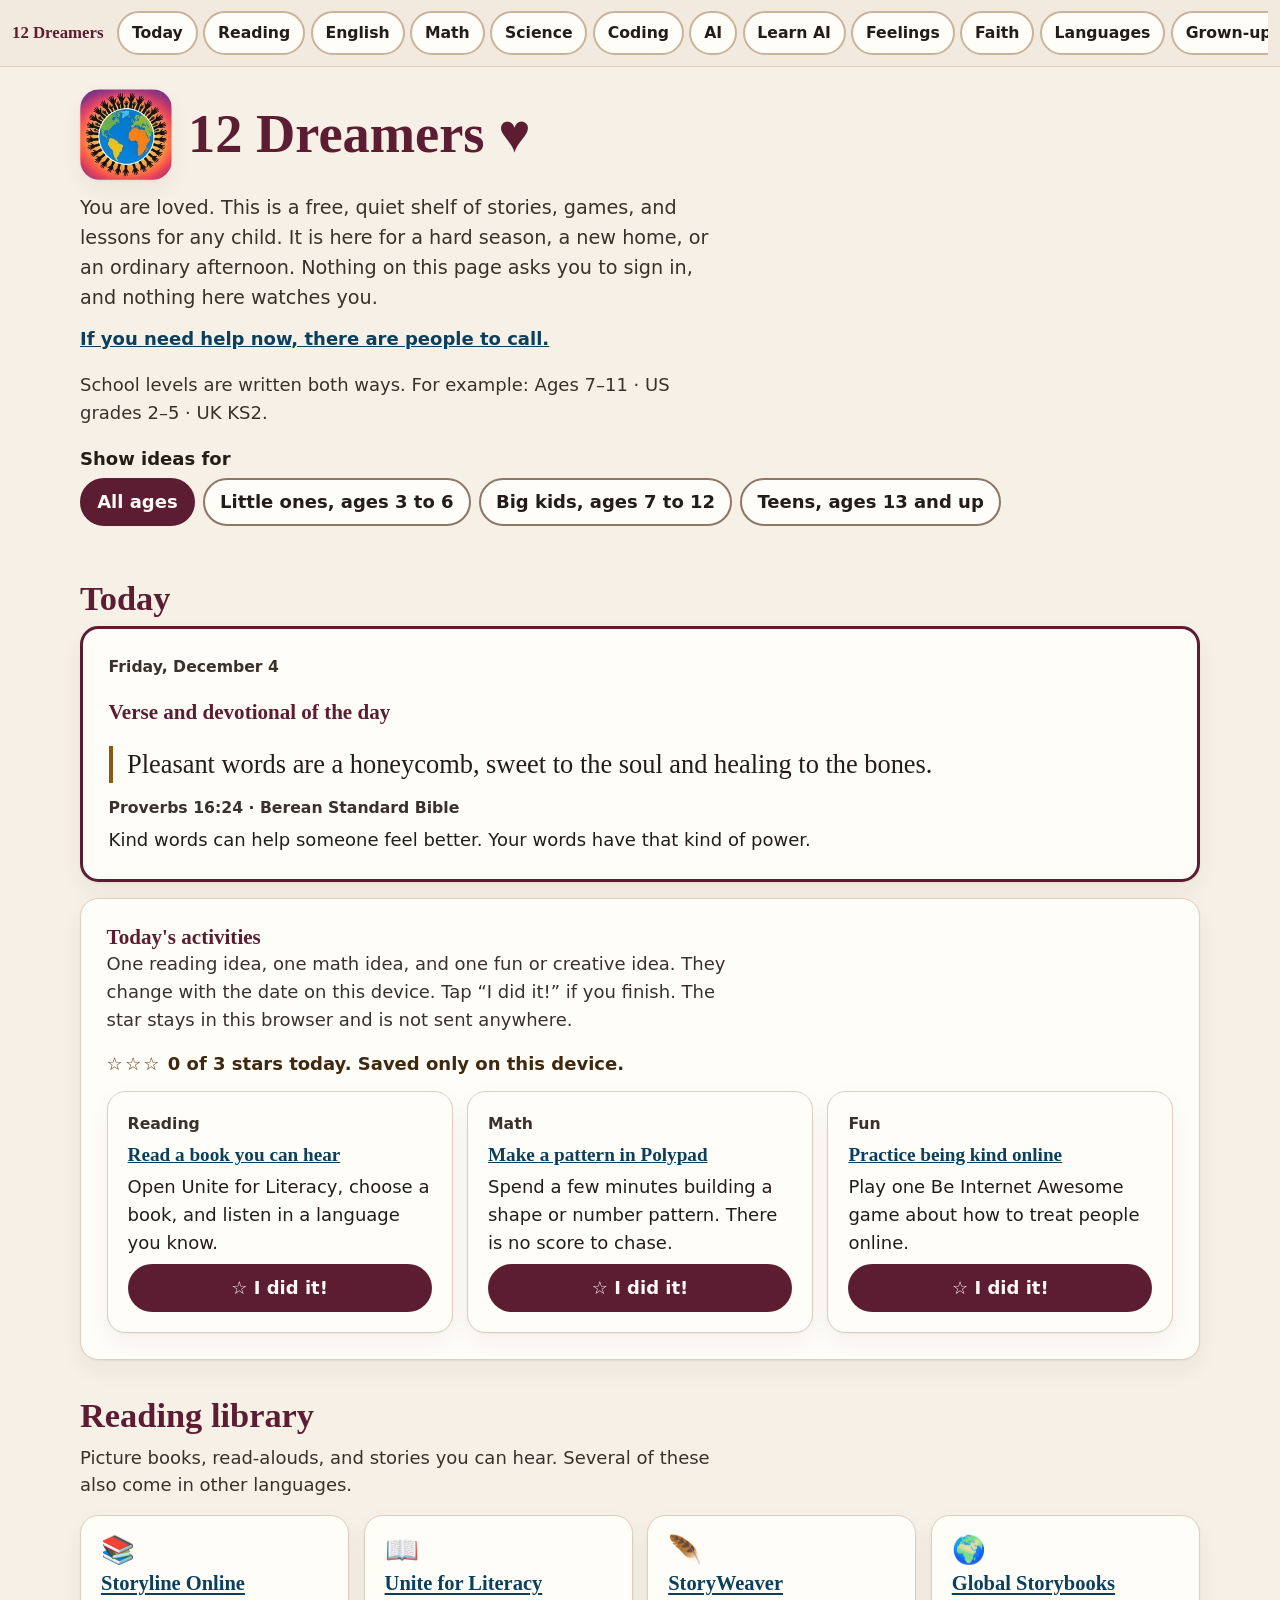
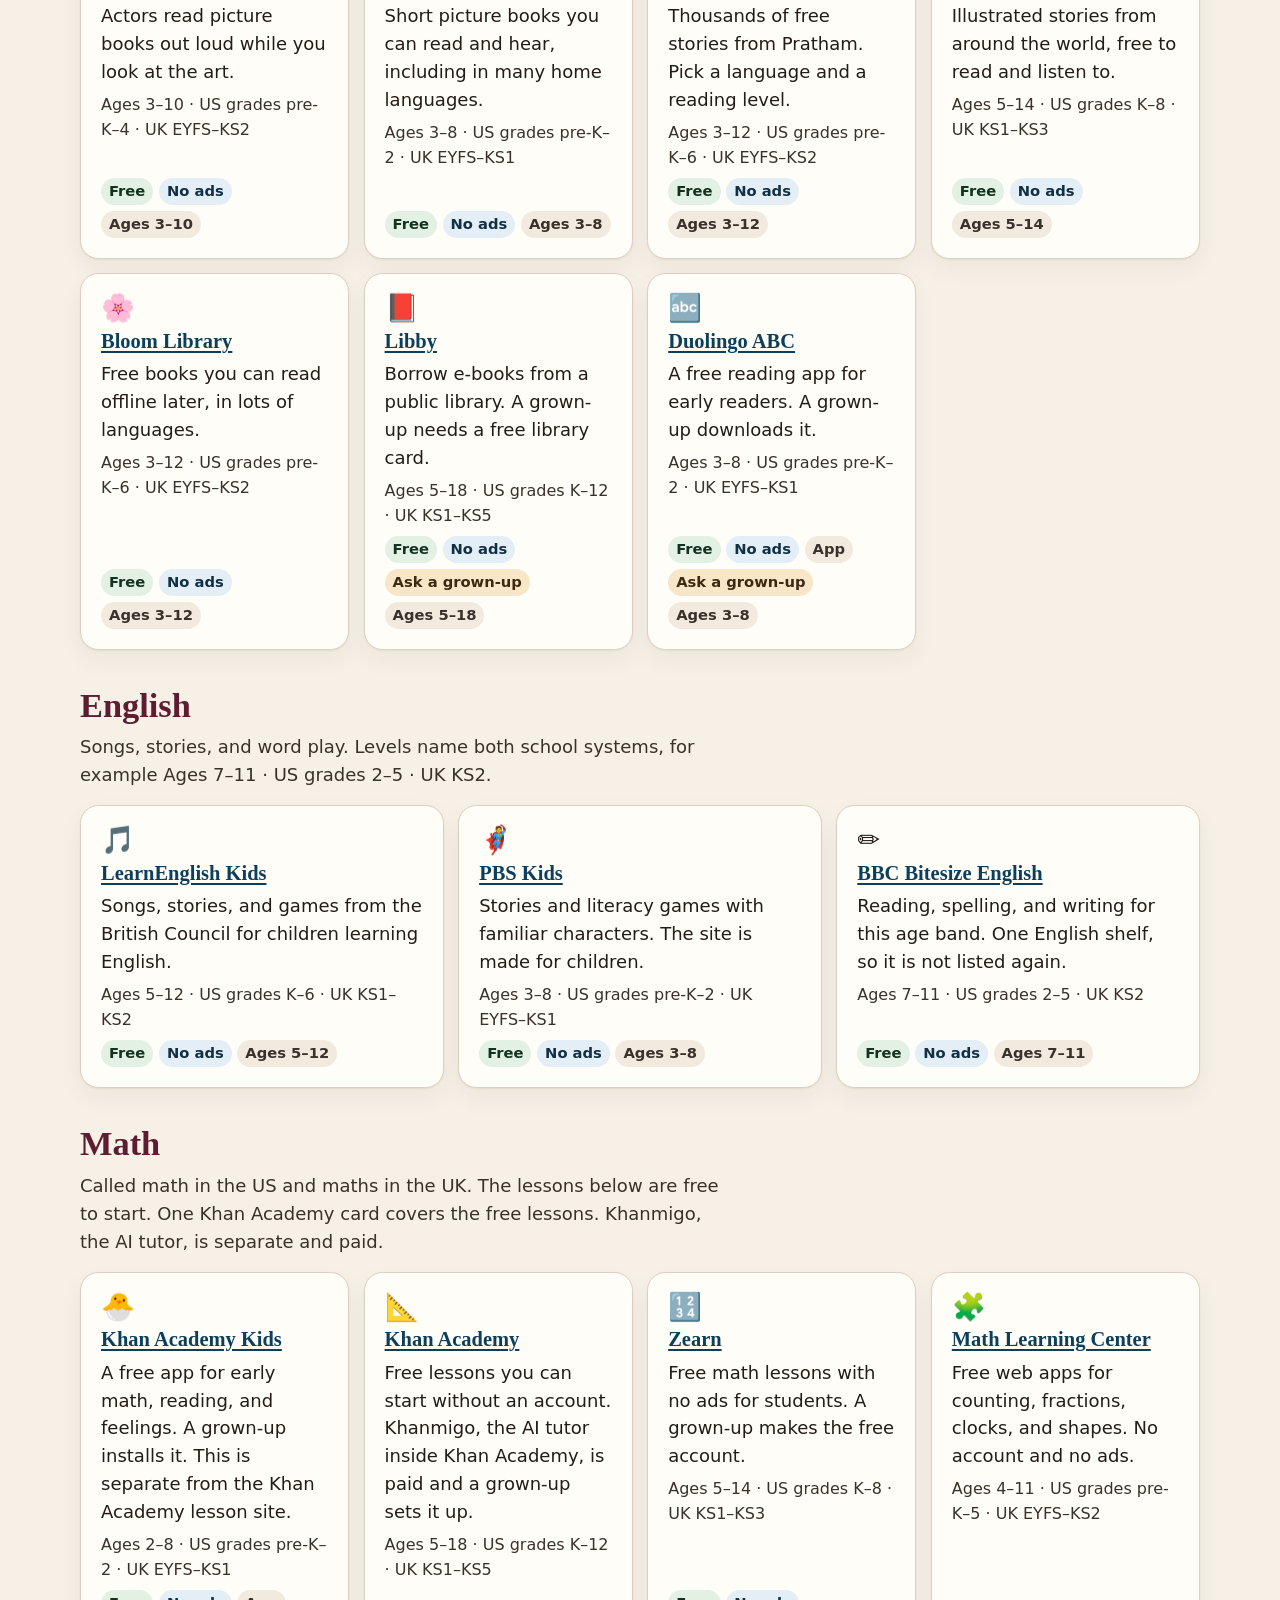
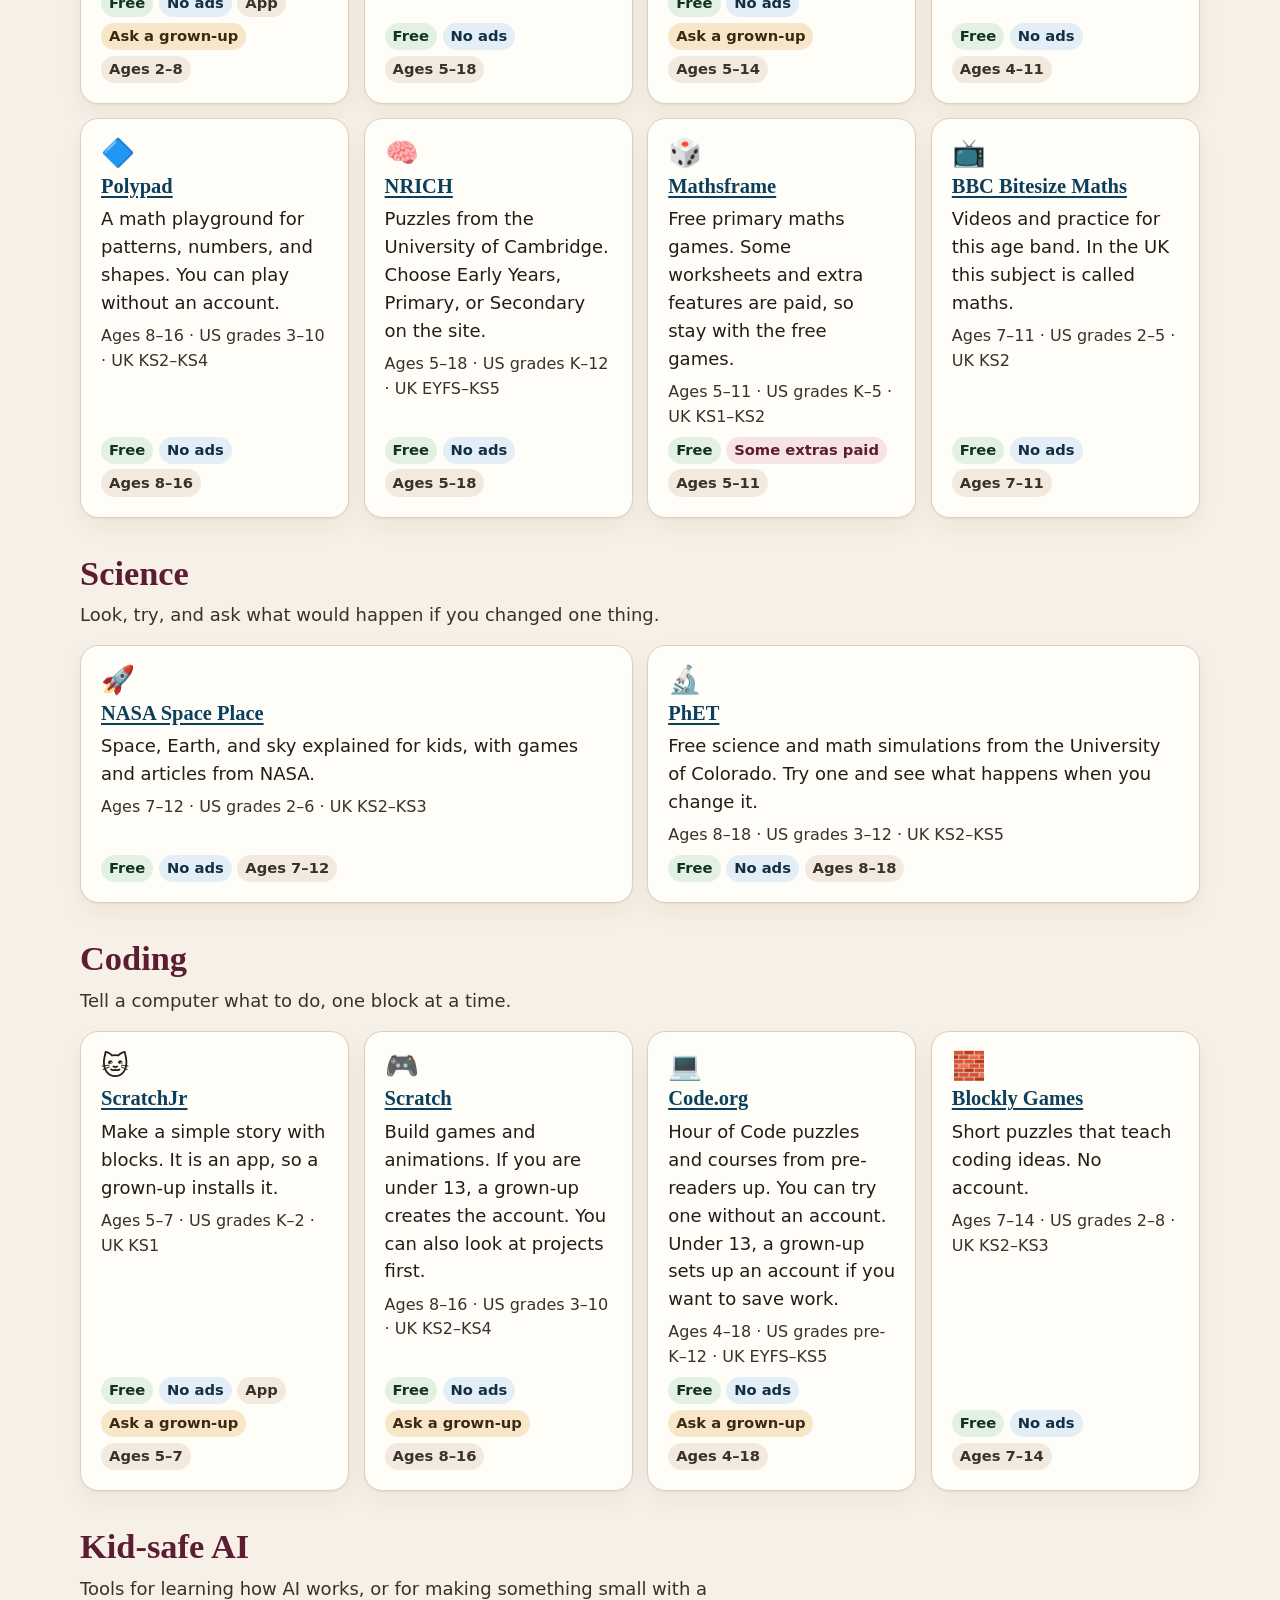
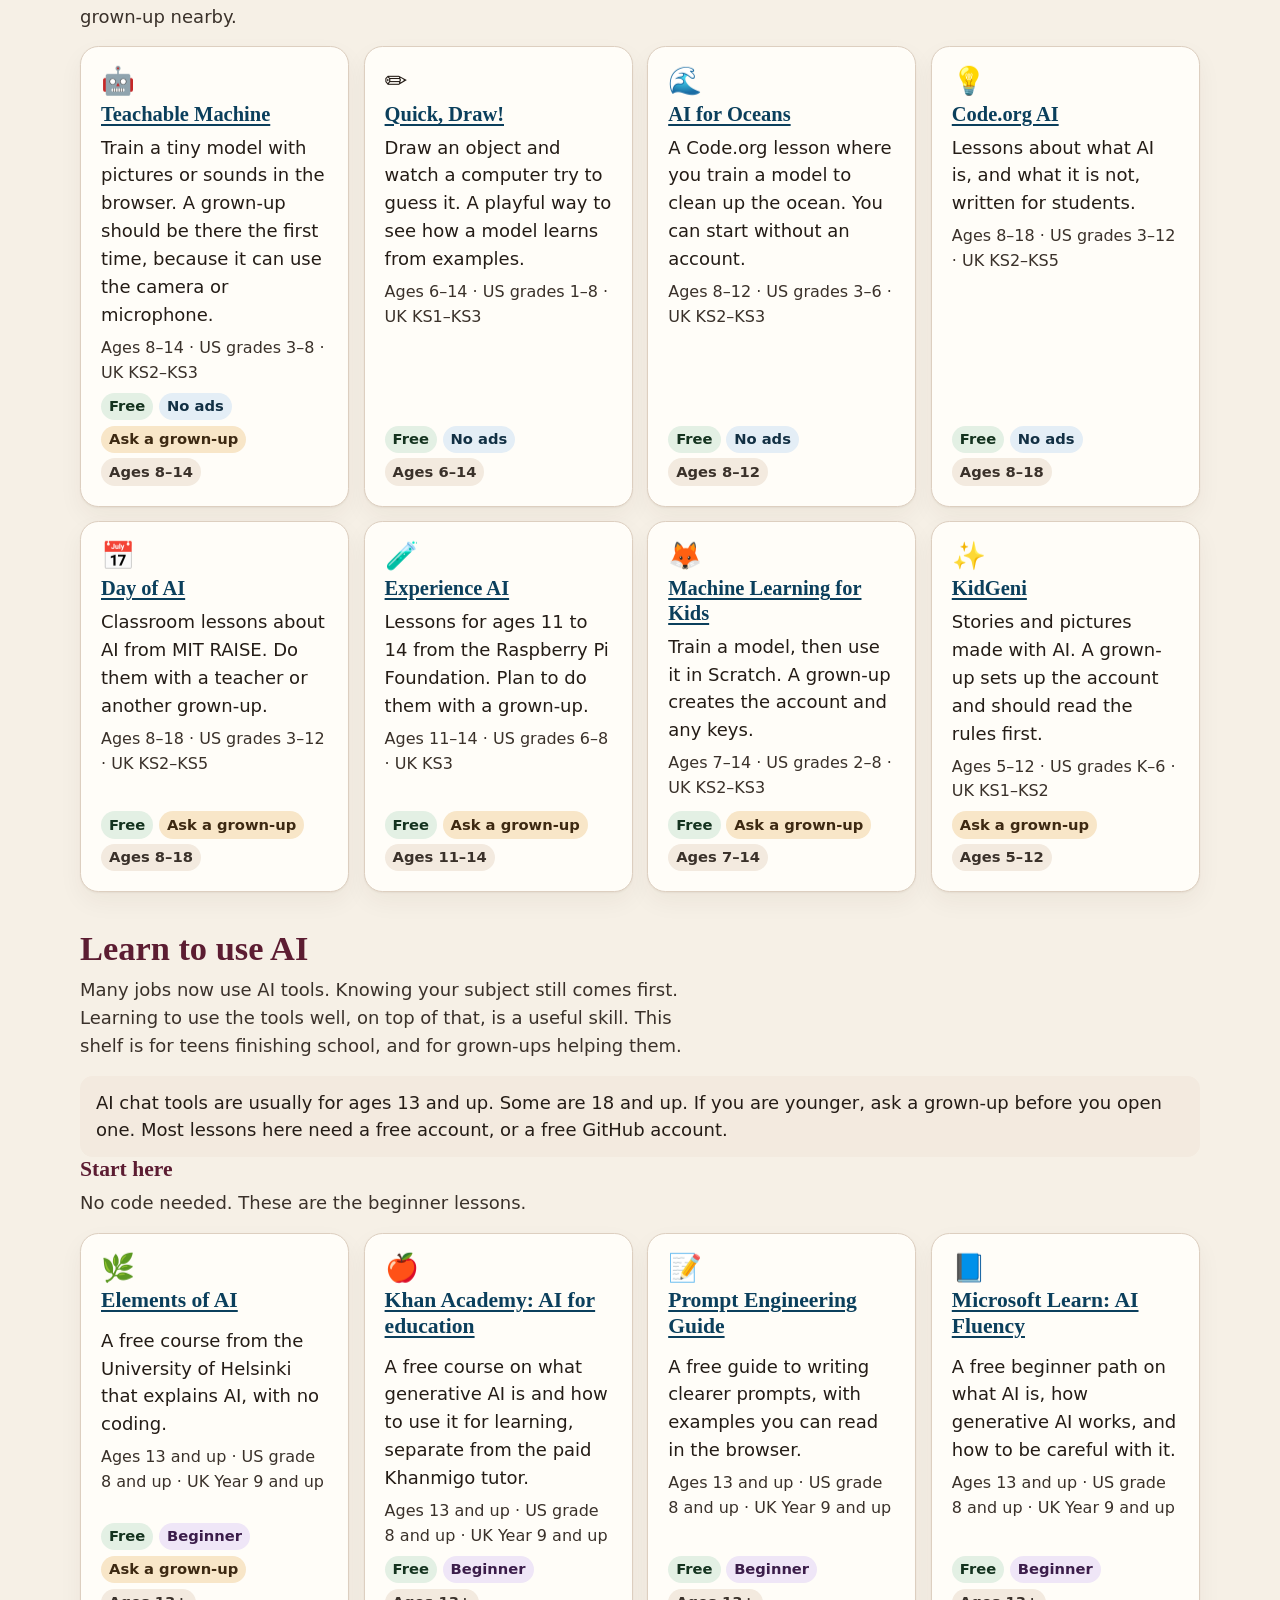
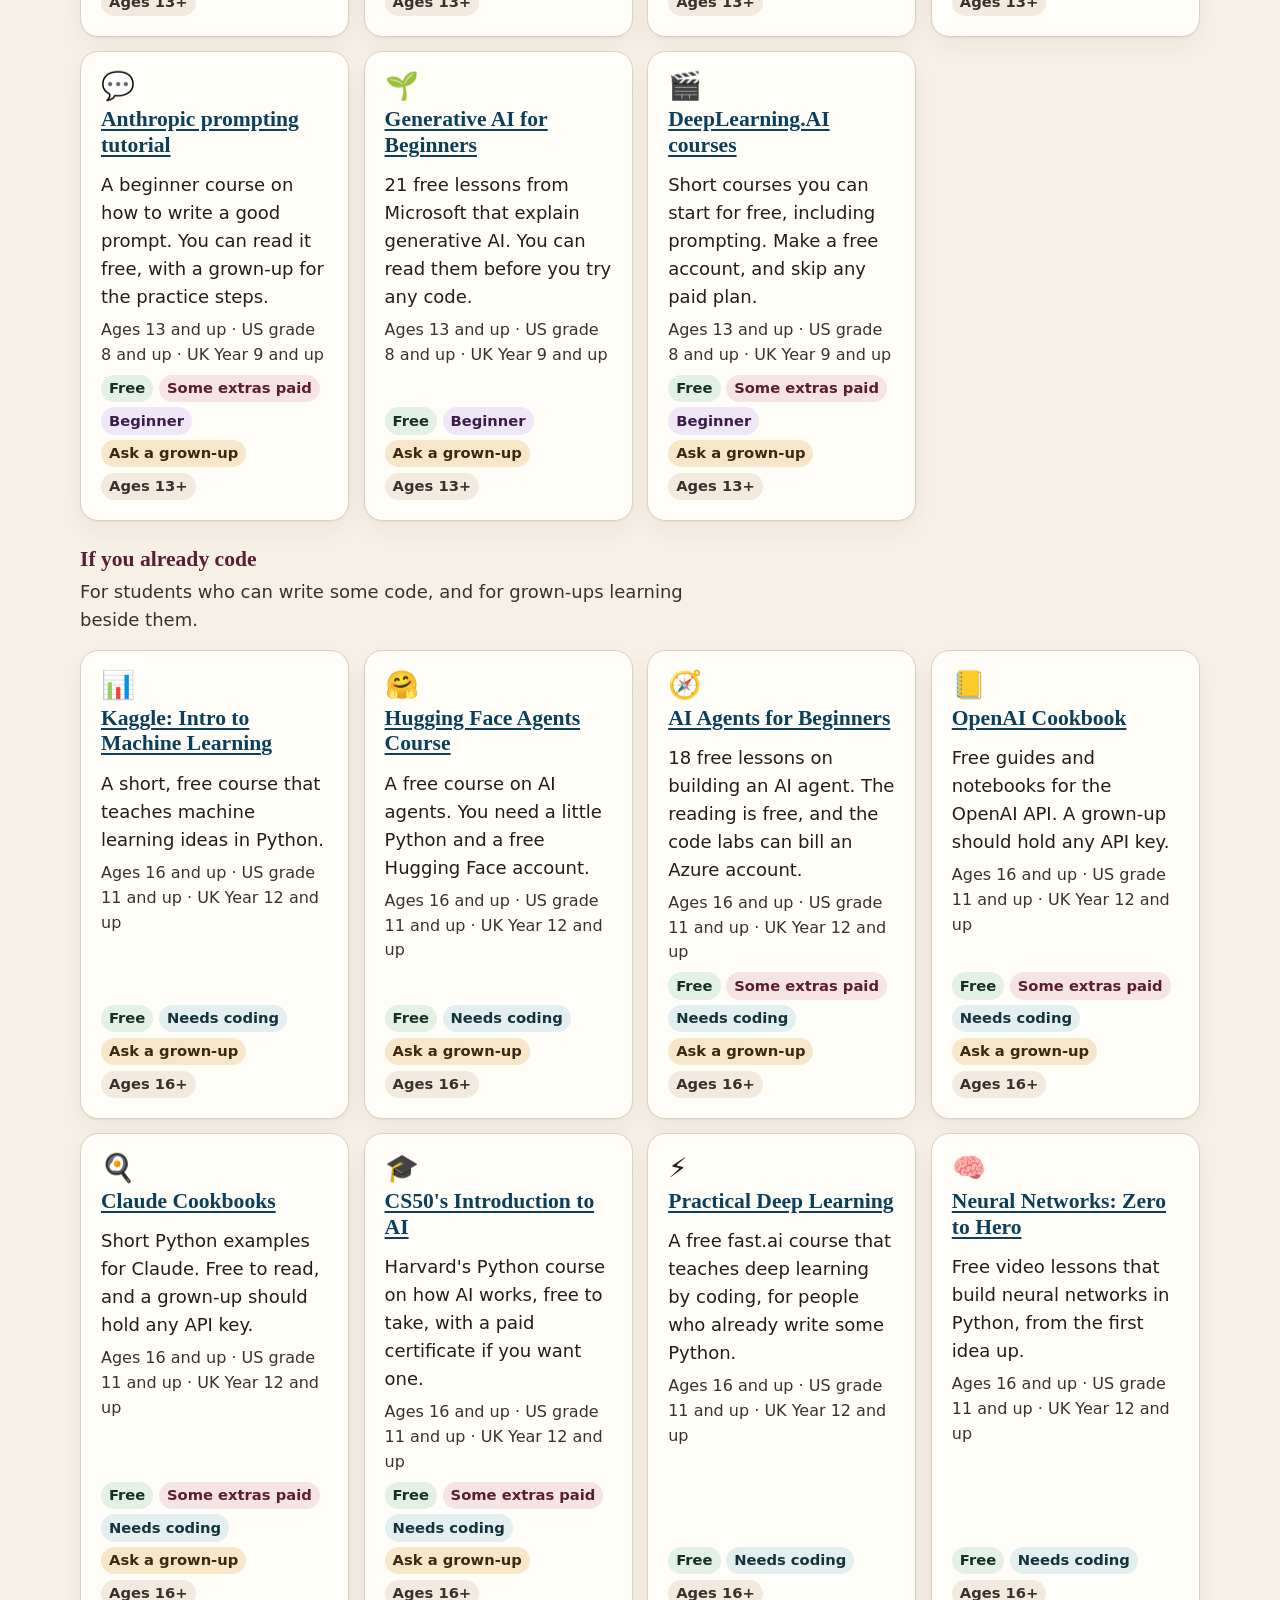
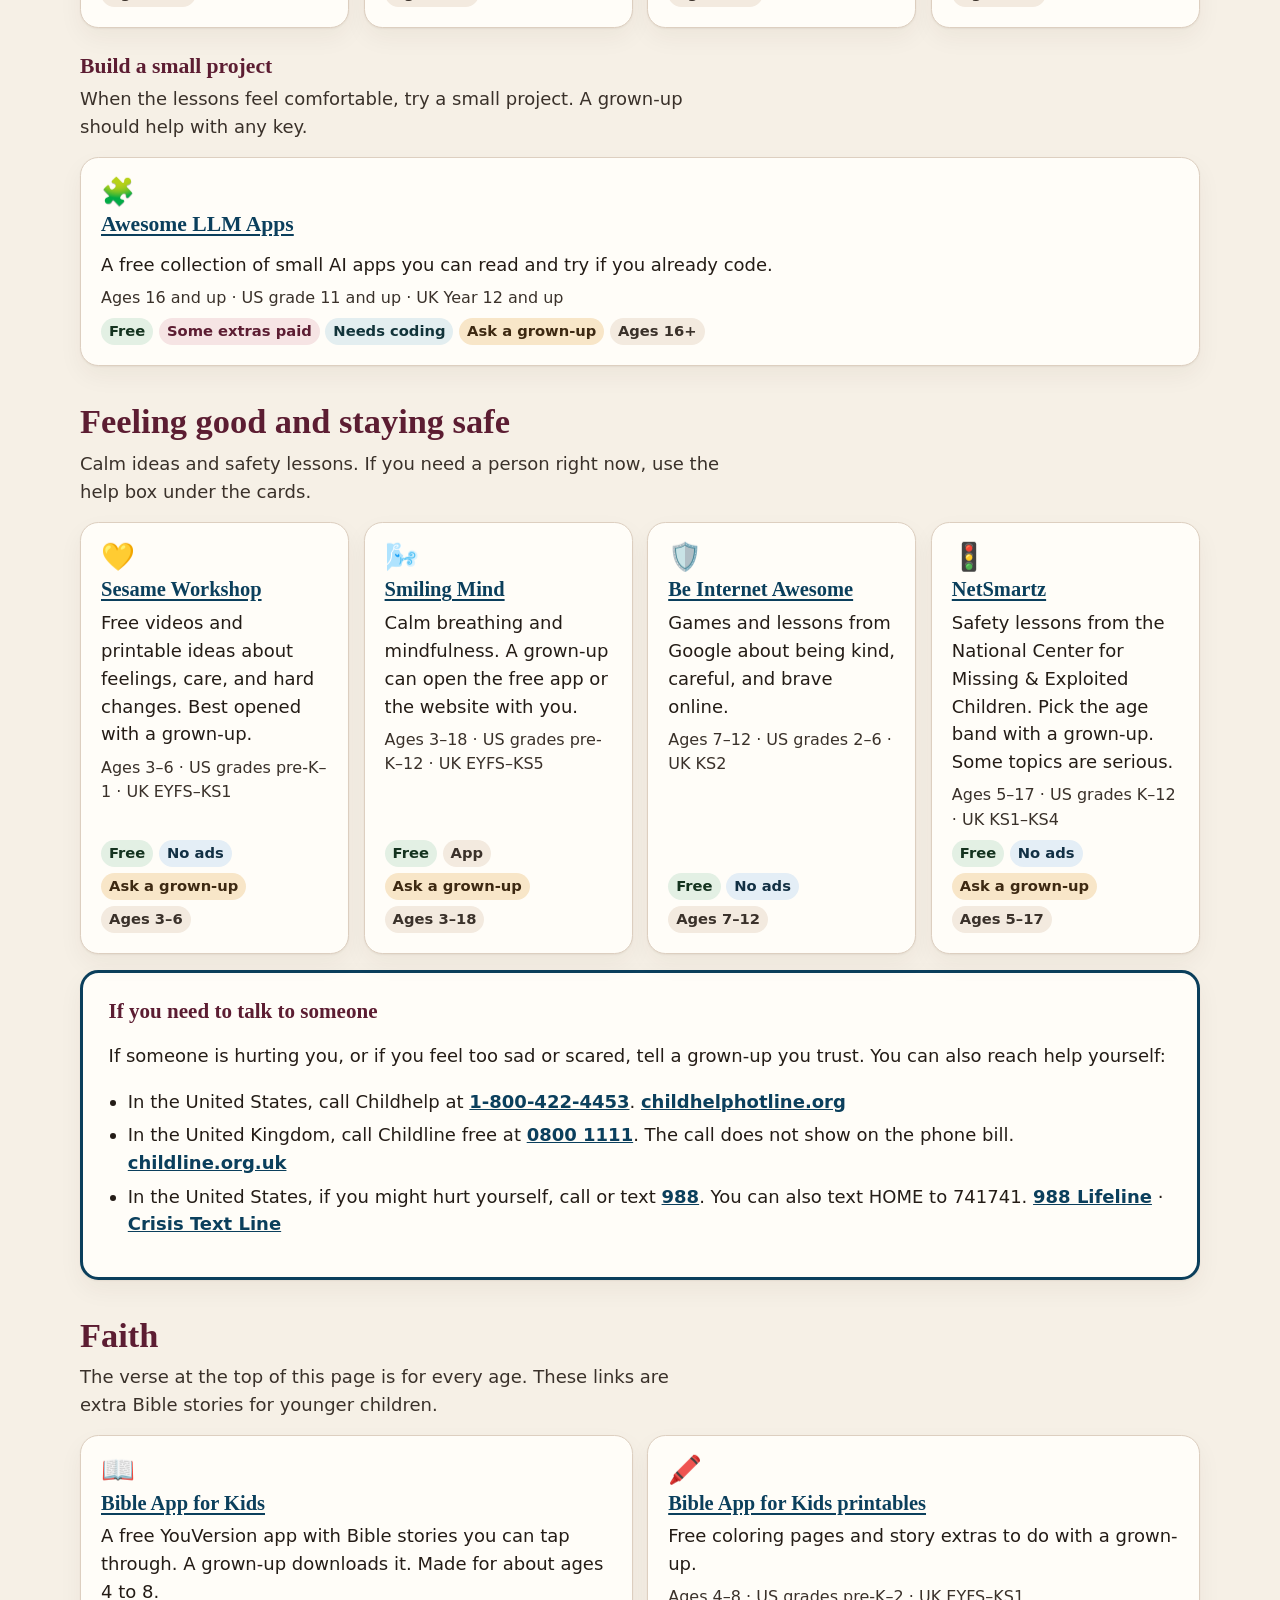
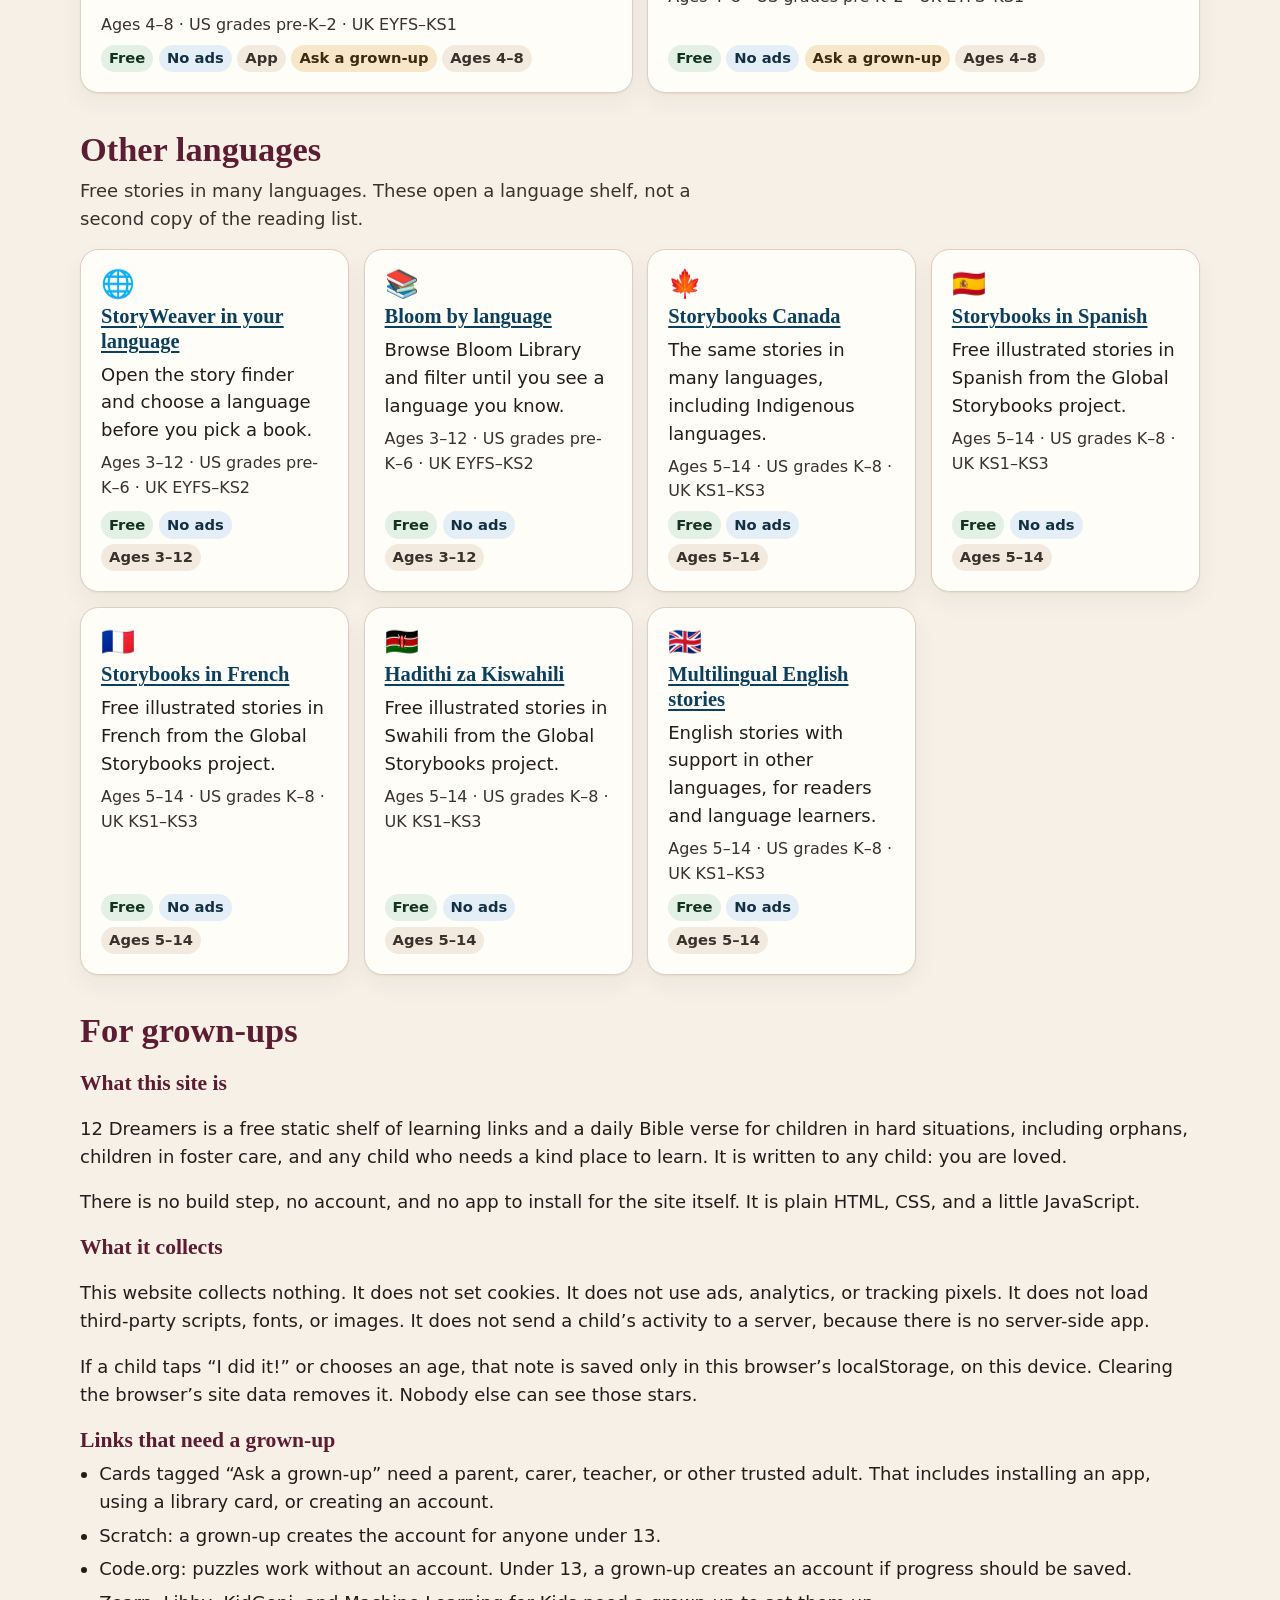
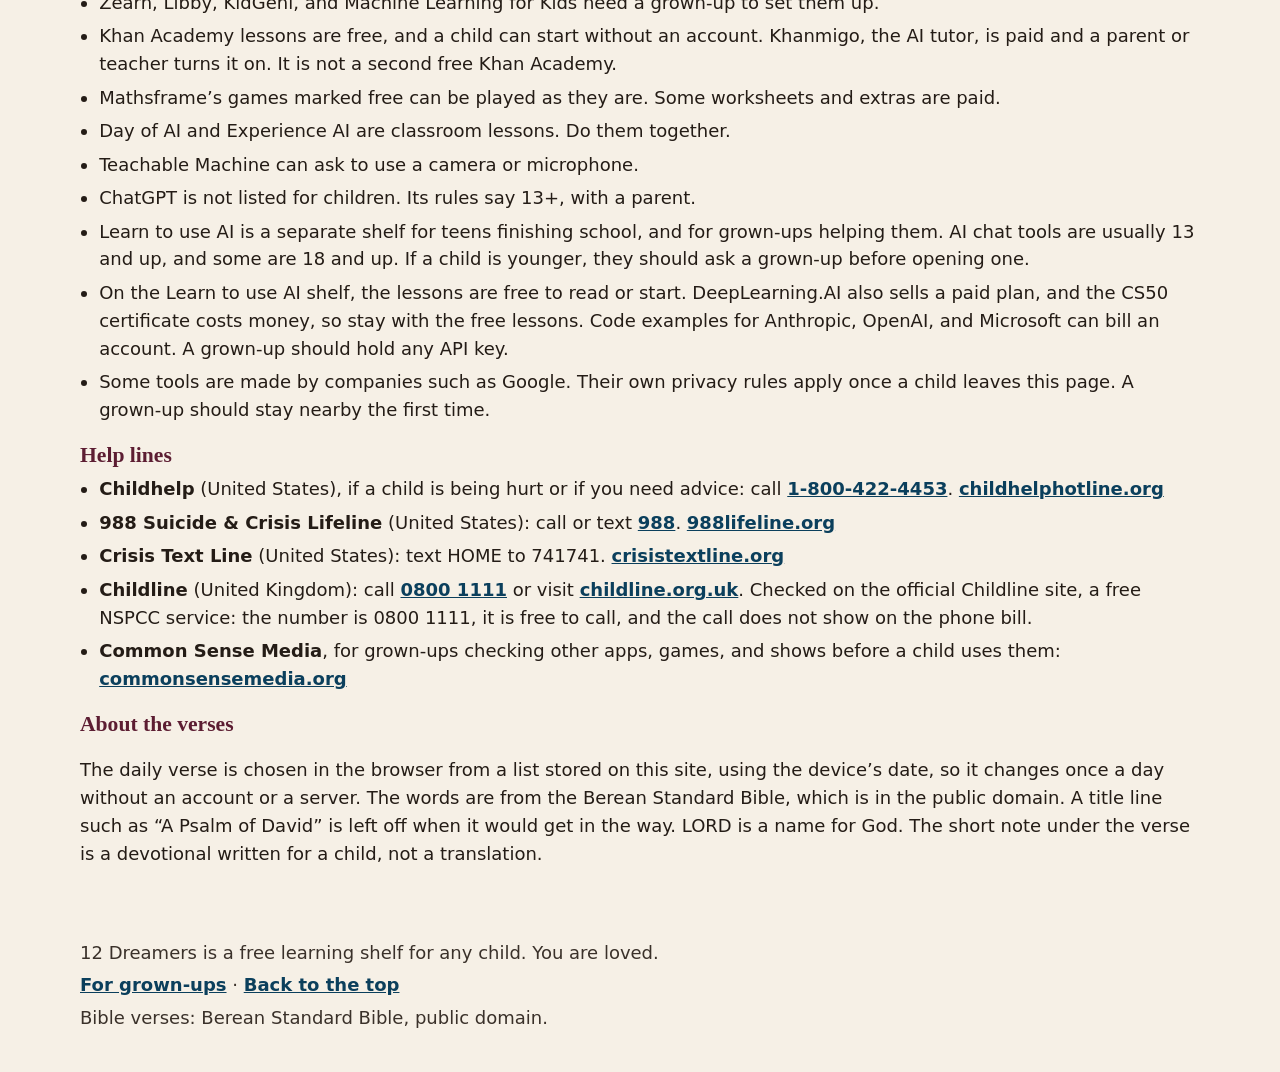
<file: index.html>
<!DOCTYPE html>
<html lang="en">
<head>
  <meta charset="utf-8">
  <meta name="viewport" content="width=device-width, initial-scale=1">
  <title>12 Dreamers — You are loved</title>
  <meta name="description" content="Free stories, math, science, and coding for kids, plus a daily Bible verse. No accounts, ads, or tracking.">
  <meta name="theme-color" content="#f6f0e6">
  <link rel="canonical" href="https://12dreamers.com/">
  <link rel="icon" href="favicon.svg" type="image/svg+xml">
  <link rel="icon" href="favicon-32.png" type="image/png" sizes="32x32">
  <link rel="apple-touch-icon" href="apple-touch-icon.png">
  <meta property="og:site_name" content="12 Dreamers">
  <meta property="og:type" content="website">
  <meta property="og:title" content="12 Dreamers — You are loved">
  <meta property="og:description" content="Free stories, math, science, and coding for kids, plus a daily Bible verse. No accounts, ads, or tracking.">
  <meta property="og:url" content="https://12dreamers.com/">
  <meta property="og:image" content="https://12dreamers.com/og.png">
  <meta property="og:image:type" content="image/png">
  <meta property="og:image:width" content="1200">
  <meta property="og:image:height" content="630">
  <meta property="og:image:alt" content="12 Dreamers. You are loved. A free learning place for kids.">
  <meta name="twitter:card" content="summary_large_image">
  <meta name="twitter:title" content="12 Dreamers — You are loved">
  <meta name="twitter:description" content="Free stories, math, science, and coding for kids, plus a daily Bible verse. No accounts, ads, or tracking.">
  <meta name="twitter:image" content="https://12dreamers.com/og.png">
  <meta name="twitter:image:alt" content="12 Dreamers. You are loved. A free learning place for kids.">
  <meta http-equiv="Content-Security-Policy" content="default-src 'self'; script-src 'self'; style-src 'self'; img-src 'self'; font-src 'self'; connect-src 'none'; object-src 'none'; base-uri 'none'; form-action 'none'">
  <link rel="stylesheet" href="css/styles.css">
</head>
<body>
  <a class="skip" href="#main">Skip to content</a>
  <div class="sticky-bar">
    <a class="brand" href="#top">12 Dreamers</a>
    <nav class="section-nav" aria-label="On this page">
      <a href="#today">Today</a>
      <a href="#reading">Reading</a>
      <a href="#english">English</a>
      <a href="#math">Math</a>
      <a href="#science">Science</a>
      <a href="#coding">Coding</a>
      <a href="#ai">AI</a>
      <a href="#learn-ai">Learn AI</a>
      <a href="#feelings">Feelings</a>
      <a href="#faith">Faith</a>
      <a href="#languages">Languages</a>
      <a href="#grown-ups">Grown-ups</a>
    </nav>
  </div>

  <header class="wrap hero" id="top">
    <div class="masthead">
      <a class="logo-link" href="/">
        <img src="assets/logo.webp" width="163" height="161" alt="12 Dreamers logo">
      </a>
      <h1>12 Dreamers <span class="heart" aria-hidden="true">♥</span></h1>
    </div>
    <p class="lede">You are loved. This is a free, quiet shelf of stories, games, and lessons for any child. It is here for a hard season, a new home, or an ordinary afternoon. Nothing on this page asks you to sign in, and nothing here watches you.</p>
    <p class="help-jump"><a href="#help-now">If you need help now, there are people to call.</a></p>
    <p class="fine">School levels are written both ways. For example: Ages 7–11 · US grades 2–5 · UK KS2.</p>
    <fieldset class="ages">
      <legend>Show ideas for</legend>
      <label><input type="radio" name="age" value="all" checked> <span>All ages</span></label>
      <label><input type="radio" name="age" value="little"> <span>Little ones, ages 3 to 6</span></label>
      <label><input type="radio" name="age" value="big"> <span>Big kids, ages 7 to 12</span></label>
      <label><input type="radio" name="age" value="teen"> <span>Teens, ages 13 and up</span></label>
    </fieldset>
  </header>

  <main id="main" class="wrap">
    <section id="today" aria-labelledby="today-title">
      <h2 id="today-title">Today</h2>
      <article class="verse" aria-labelledby="verse-title">
        <p class="kicker" id="verse-when">A verse for today</p>
        <h3 id="verse-title">Verse and devotional of the day</h3>
        <blockquote>
          <p id="verse-text">We love because He first loved us.</p>
        </blockquote>
        <p class="credit"><span id="verse-ref">1 John 4:19</span> · Berean Standard Bible</p>
        <p class="encouragement" id="verse-note">You are loved. That was true before you did anything at all.</p>
      </article>
      <article class="today-card" aria-labelledby="activities-title">
        <h3 id="activities-title">Today's activities</h3>
        <p class="section-intro">One reading idea, one math idea, and one fun or creative idea. They change with the date on this device. Tap “I did it!” if you finish. The star stays in this browser and is not sent anywhere.</p>
        <p id="star-summary" class="star-summary" hidden>
          <span id="star-icons" class="star-icons" aria-hidden="true">☆☆☆</span>
          <span id="star-count">0 of 3 stars today. Saved only on this device.</span>
        </p>
        <div class="days">
          <article class="day" id="day-reading">
            <p class="kicker">Reading</p>
            <h4><a id="day-reading-link" href="https://storylineonline.net/" target="_blank" rel="noopener noreferrer"><span class="day-title">Listen to a picture book</span><span class="visually-hidden"> Opens in a new tab.</span></a></h4>
            <p id="day-reading-text">Pick a story on Storyline Online and listen while you look at the pictures.</p>
            <button type="button" class="did-it" data-slot="reading" data-id="storyline" aria-pressed="false" hidden>
              <span class="starlet" aria-hidden="true">☆</span>
              <span class="did-label">I did it!</span>
              <span class="visually-hidden did-name"> Listen to a picture book.</span>
            </button>
          </article>
          <article class="day" id="day-math">
            <p class="kicker">Math</p>
            <h4><a id="day-math-link" href="https://www.mathlearningcenter.org/apps" target="_blank" rel="noopener noreferrer"><span class="day-title">Build numbers on a math app</span><span class="visually-hidden"> Opens in a new tab.</span></a></h4>
            <p id="day-math-text">Open a Math Learning Center app, such as Number Frames or the Geoboard, and make a pattern.</p>
            <button type="button" class="did-it" data-slot="math" data-id="mlc" aria-pressed="false" hidden>
              <span class="starlet" aria-hidden="true">☆</span>
              <span class="did-label">I did it!</span>
              <span class="visually-hidden did-name"> Build numbers on a math app.</span>
            </button>
          </article>
          <article class="day" id="day-fun">
            <p class="kicker">Fun</p>
            <h4><a id="day-fun-link" href="https://quickdraw.withgoogle.com/" target="_blank" rel="noopener noreferrer"><span class="day-title">Draw for a guessing computer</span><span class="visually-hidden"> Opens in a new tab.</span></a></h4>
            <p id="day-fun-text">On Quick, Draw!, doodle a few objects and see what the computer guesses.</p>
            <button type="button" class="did-it" data-slot="fun" data-id="quickdraw" aria-pressed="false" hidden>
              <span class="starlet" aria-hidden="true">☆</span>
              <span class="did-label">I did it!</span>
              <span class="visually-hidden did-name"> Draw for a guessing computer.</span>
            </button>
          </article>
        </div>
      </article>
      <noscript>
        <p class="note">The verse above stays on one passage unless JavaScript is on. The three activities still work as links. Stars need JavaScript, and they still never leave this device.</p>
      </noscript>
      <p id="status" class="visually-hidden" aria-live="polite"></p>
    </section>

    <section id="reading" data-section aria-labelledby="reading-title">
      <h2 id="reading-title">Reading library</h2>
      <p class="section-intro">Picture books, read-alouds, and stories you can hear. Several of these also come in other languages.</p>
      <div class="grid">
          <a class="card" data-ages="little big" href="https://storylineonline.net/" target="_blank" rel="noopener noreferrer">
            <span class="emoji" aria-hidden="true">📚</span>
            <h3>Storyline Online</h3>
            <p>Actors read picture books out loud while you look at the art.</p>
            <p class="level">Ages 3–10 · US grades pre-K–4 · UK EYFS–KS2</p>
            <ul class="tags"><li class="tag-free">Free</li><li class="tag-ads">No ads</li><li class="tag-age">Ages 3–10</li></ul>
            <span class="visually-hidden">Opens in a new tab.</span>
          </a>
          <a class="card" data-ages="little big" href="https://www.uniteforliteracy.com/" target="_blank" rel="noopener noreferrer">
            <span class="emoji" aria-hidden="true">📖</span>
            <h3>Unite for Literacy</h3>
            <p>Short picture books you can read and hear, including in many home languages.</p>
            <p class="level">Ages 3–8 · US grades pre-K–2 · UK EYFS–KS1</p>
            <ul class="tags"><li class="tag-free">Free</li><li class="tag-ads">No ads</li><li class="tag-age">Ages 3–8</li></ul>
            <span class="visually-hidden">Opens in a new tab.</span>
          </a>
          <a class="card" data-ages="little big teen" href="https://storyweaver.org.in/" target="_blank" rel="noopener noreferrer">
            <span class="emoji" aria-hidden="true">🪶</span>
            <h3>StoryWeaver</h3>
            <p>Thousands of free stories from Pratham. Pick a language and a reading level.</p>
            <p class="level">Ages 3–12 · US grades pre-K–6 · UK EYFS–KS2</p>
            <ul class="tags"><li class="tag-free">Free</li><li class="tag-ads">No ads</li><li class="tag-age">Ages 3–12</li></ul>
            <span class="visually-hidden">Opens in a new tab.</span>
          </a>
          <a class="card" data-ages="little big teen" href="https://globalstorybooks.net/" target="_blank" rel="noopener noreferrer">
            <span class="emoji" aria-hidden="true">🌍</span>
            <h3>Global Storybooks</h3>
            <p>Illustrated stories from around the world, free to read and listen to.</p>
            <p class="level">Ages 5–14 · US grades K–8 · UK KS1–KS3</p>
            <ul class="tags"><li class="tag-free">Free</li><li class="tag-ads">No ads</li><li class="tag-age">Ages 5–14</li></ul>
            <span class="visually-hidden">Opens in a new tab.</span>
          </a>
          <a class="card" data-ages="little big" href="https://bloomlibrary.org/" target="_blank" rel="noopener noreferrer">
            <span class="emoji" aria-hidden="true">🌸</span>
            <h3>Bloom Library</h3>
            <p>Free books you can read offline later, in lots of languages.</p>
            <p class="level">Ages 3–12 · US grades pre-K–6 · UK EYFS–KS2</p>
            <ul class="tags"><li class="tag-free">Free</li><li class="tag-ads">No ads</li><li class="tag-age">Ages 3–12</li></ul>
            <span class="visually-hidden">Opens in a new tab.</span>
          </a>
          <a class="card" data-ages="little big teen" href="https://libbyapp.com/" target="_blank" rel="noopener noreferrer">
            <span class="emoji" aria-hidden="true">📕</span>
            <h3>Libby</h3>
            <p>Borrow e-books from a public library. A grown-up needs a free library card.</p>
            <p class="level">Ages 5–18 · US grades K–12 · UK KS1–KS5</p>
            <ul class="tags"><li class="tag-free">Free</li><li class="tag-ads">No ads</li><li class="tag-ask">Ask a grown-up</li><li class="tag-age">Ages 5–18</li></ul>
            <span class="visually-hidden">Opens in a new tab.</span>
          </a>
          <a class="card" data-ages="little" href="https://abc.duolingo.com/" target="_blank" rel="noopener noreferrer">
            <span class="emoji" aria-hidden="true">🔤</span>
            <h3>Duolingo ABC</h3>
            <p>A free reading app for early readers. A grown-up downloads it.</p>
            <p class="level">Ages 3–8 · US grades pre-K–2 · UK EYFS–KS1</p>
            <ul class="tags"><li class="tag-free">Free</li><li class="tag-ads">No ads</li><li class="tag-app">App</li><li class="tag-ask">Ask a grown-up</li><li class="tag-age">Ages 3–8</li></ul>
            <span class="visually-hidden">Opens in a new tab.</span>
          </a>
      </div>
      <p class="empty" data-empty hidden>Nothing on this shelf for the age you picked. Choose All ages to see everything.</p>
    </section>

    <section id="english" data-section aria-labelledby="english-title">
      <h2 id="english-title">English</h2>
      <p class="section-intro">Songs, stories, and word play. Levels name both school systems, for example Ages 7–11 · US grades 2–5 · UK KS2.</p>
      <div class="grid">
          <a class="card" data-ages="little big" href="https://learnenglishkids.britishcouncil.org/" target="_blank" rel="noopener noreferrer">
            <span class="emoji" aria-hidden="true">🎵</span>
            <h3>LearnEnglish Kids</h3>
            <p>Songs, stories, and games from the British Council for children learning English.</p>
            <p class="level">Ages 5–12 · US grades K–6 · UK KS1–KS2</p>
            <ul class="tags"><li class="tag-free">Free</li><li class="tag-ads">No ads</li><li class="tag-age">Ages 5–12</li></ul>
            <span class="visually-hidden">Opens in a new tab.</span>
          </a>
          <a class="card" data-ages="little" href="https://pbskids.org/" target="_blank" rel="noopener noreferrer">
            <span class="emoji" aria-hidden="true">🦸</span>
            <h3>PBS Kids</h3>
            <p>Stories and literacy games with familiar characters. The site is made for children.</p>
            <p class="level">Ages 3–8 · US grades pre-K–2 · UK EYFS–KS1</p>
            <ul class="tags"><li class="tag-free">Free</li><li class="tag-ads">No ads</li><li class="tag-age">Ages 3–8</li></ul>
            <span class="visually-hidden">Opens in a new tab.</span>
          </a>
          <a class="card" data-ages="big" href="https://www.bbc.co.uk/bitesize/subjects/zv48q6f" target="_blank" rel="noopener noreferrer">
            <span class="emoji" aria-hidden="true">✏️</span>
            <h3>BBC Bitesize English</h3>
            <p>Reading, spelling, and writing for this age band. One English shelf, so it is not listed again.</p>
            <p class="level">Ages 7–11 · US grades 2–5 · UK KS2</p>
            <ul class="tags"><li class="tag-free">Free</li><li class="tag-ads">No ads</li><li class="tag-age">Ages 7–11</li></ul>
            <span class="visually-hidden">Opens in a new tab.</span>
          </a>
      </div>
      <p class="empty" data-empty hidden>Nothing on this shelf for the age you picked. Choose All ages to see everything.</p>
    </section>

    <section id="math" data-section aria-labelledby="math-title">
      <h2 id="math-title">Math</h2>
      <p class="section-intro">Called math in the US and maths in the UK. The lessons below are free to start. One Khan Academy card covers the free lessons. Khanmigo, the AI tutor, is separate and paid.</p>
      <div class="grid">
          <a class="card" data-ages="little" href="https://learn.khanacademy.org/khan-academy-kids/" target="_blank" rel="noopener noreferrer">
            <span class="emoji" aria-hidden="true">🐣</span>
            <h3>Khan Academy Kids</h3>
            <p>A free app for early math, reading, and feelings. A grown-up installs it. This is separate from the Khan Academy lesson site.</p>
            <p class="level">Ages 2–8 · US grades pre-K–2 · UK EYFS–KS1</p>
            <ul class="tags"><li class="tag-free">Free</li><li class="tag-ads">No ads</li><li class="tag-app">App</li><li class="tag-ask">Ask a grown-up</li><li class="tag-age">Ages 2–8</li></ul>
            <span class="visually-hidden">Opens in a new tab.</span>
          </a>
          <a class="card" data-ages="big teen" href="https://www.khanacademy.org/math" target="_blank" rel="noopener noreferrer">
            <span class="emoji" aria-hidden="true">📐</span>
            <h3>Khan Academy</h3>
            <p>Free lessons you can start without an account. Khanmigo, the AI tutor inside Khan Academy, is paid and a grown-up sets it up.</p>
            <p class="level">Ages 5–18 · US grades K–12 · UK KS1–KS5</p>
            <ul class="tags"><li class="tag-free">Free</li><li class="tag-ads">No ads</li><li class="tag-age">Ages 5–18</li></ul>
            <span class="visually-hidden">Opens in a new tab.</span>
          </a>
          <a class="card" data-ages="little big teen" href="https://www.zearn.org/" target="_blank" rel="noopener noreferrer">
            <span class="emoji" aria-hidden="true">🔢</span>
            <h3>Zearn</h3>
            <p>Free math lessons with no ads for students. A grown-up makes the free account.</p>
            <p class="level">Ages 5–14 · US grades K–8 · UK KS1–KS3</p>
            <ul class="tags"><li class="tag-free">Free</li><li class="tag-ads">No ads</li><li class="tag-ask">Ask a grown-up</li><li class="tag-age">Ages 5–14</li></ul>
            <span class="visually-hidden">Opens in a new tab.</span>
          </a>
          <a class="card" data-ages="little big" href="https://www.mathlearningcenter.org/apps" target="_blank" rel="noopener noreferrer">
            <span class="emoji" aria-hidden="true">🧩</span>
            <h3>Math Learning Center</h3>
            <p>Free web apps for counting, fractions, clocks, and shapes. No account and no ads.</p>
            <p class="level">Ages 4–11 · US grades pre-K–5 · UK EYFS–KS2</p>
            <ul class="tags"><li class="tag-free">Free</li><li class="tag-ads">No ads</li><li class="tag-age">Ages 4–11</li></ul>
            <span class="visually-hidden">Opens in a new tab.</span>
          </a>
          <a class="card" data-ages="big teen" href="https://www.mathigon.org/polypad" target="_blank" rel="noopener noreferrer">
            <span class="emoji" aria-hidden="true">🔷</span>
            <h3>Polypad</h3>
            <p>A math playground for patterns, numbers, and shapes. You can play without an account.</p>
            <p class="level">Ages 8–16 · US grades 3–10 · UK KS2–KS4</p>
            <ul class="tags"><li class="tag-free">Free</li><li class="tag-ads">No ads</li><li class="tag-age">Ages 8–16</li></ul>
            <span class="visually-hidden">Opens in a new tab.</span>
          </a>
          <a class="card" data-ages="big teen" href="https://nrich.maths.org/" target="_blank" rel="noopener noreferrer">
            <span class="emoji" aria-hidden="true">🧠</span>
            <h3>NRICH</h3>
            <p>Puzzles from the University of Cambridge. Choose Early Years, Primary, or Secondary on the site.</p>
            <p class="level">Ages 5–18 · US grades K–12 · UK EYFS–KS5</p>
            <ul class="tags"><li class="tag-free">Free</li><li class="tag-ads">No ads</li><li class="tag-age">Ages 5–18</li></ul>
            <span class="visually-hidden">Opens in a new tab.</span>
          </a>
          <a class="card" data-ages="little big" href="https://mathsframe.co.uk/" target="_blank" rel="noopener noreferrer">
            <span class="emoji" aria-hidden="true">🎲</span>
            <h3>Mathsframe</h3>
            <p>Free primary maths games. Some worksheets and extra features are paid, so stay with the free games.</p>
            <p class="level">Ages 5–11 · US grades K–5 · UK KS1–KS2</p>
            <ul class="tags"><li class="tag-free">Free</li><li class="tag-paid">Some extras paid</li><li class="tag-age">Ages 5–11</li></ul>
            <span class="visually-hidden">Opens in a new tab.</span>
          </a>
          <a class="card" data-ages="big" href="https://www.bbc.co.uk/bitesize/subjects/z826n39" target="_blank" rel="noopener noreferrer">
            <span class="emoji" aria-hidden="true">📺</span>
            <h3>BBC Bitesize Maths</h3>
            <p>Videos and practice for this age band. In the UK this subject is called maths.</p>
            <p class="level">Ages 7–11 · US grades 2–5 · UK KS2</p>
            <ul class="tags"><li class="tag-free">Free</li><li class="tag-ads">No ads</li><li class="tag-age">Ages 7–11</li></ul>
            <span class="visually-hidden">Opens in a new tab.</span>
          </a>
      </div>
      <p class="empty" data-empty hidden>Nothing on this shelf for the age you picked. Choose All ages to see everything.</p>
    </section>

    <section id="science" data-section aria-labelledby="science-title">
      <h2 id="science-title">Science</h2>
      <p class="section-intro">Look, try, and ask what would happen if you changed one thing.</p>
      <div class="grid">
          <a class="card" data-ages="big teen" href="https://spaceplace.nasa.gov/" target="_blank" rel="noopener noreferrer">
            <span class="emoji" aria-hidden="true">🚀</span>
            <h3>NASA Space Place</h3>
            <p>Space, Earth, and sky explained for kids, with games and articles from NASA.</p>
            <p class="level">Ages 7–12 · US grades 2–6 · UK KS2–KS3</p>
            <ul class="tags"><li class="tag-free">Free</li><li class="tag-ads">No ads</li><li class="tag-age">Ages 7–12</li></ul>
            <span class="visually-hidden">Opens in a new tab.</span>
          </a>
          <a class="card" data-ages="big teen" href="https://phet.colorado.edu/" target="_blank" rel="noopener noreferrer">
            <span class="emoji" aria-hidden="true">🔬</span>
            <h3>PhET</h3>
            <p>Free science and math simulations from the University of Colorado. Try one and see what happens when you change it.</p>
            <p class="level">Ages 8–18 · US grades 3–12 · UK KS2–KS5</p>
            <ul class="tags"><li class="tag-free">Free</li><li class="tag-ads">No ads</li><li class="tag-age">Ages 8–18</li></ul>
            <span class="visually-hidden">Opens in a new tab.</span>
          </a>
      </div>
      <p class="empty" data-empty hidden>Nothing on this shelf for the age you picked. Choose All ages to see everything.</p>
    </section>

    <section id="coding" data-section aria-labelledby="coding-title">
      <h2 id="coding-title">Coding</h2>
      <p class="section-intro">Tell a computer what to do, one block at a time.</p>
      <div class="grid">
          <a class="card" data-ages="little" href="https://www.scratchjr.org/" target="_blank" rel="noopener noreferrer">
            <span class="emoji" aria-hidden="true">🐱</span>
            <h3>ScratchJr</h3>
            <p>Make a simple story with blocks. It is an app, so a grown-up installs it.</p>
            <p class="level">Ages 5–7 · US grades K–2 · UK KS1</p>
            <ul class="tags"><li class="tag-free">Free</li><li class="tag-ads">No ads</li><li class="tag-app">App</li><li class="tag-ask">Ask a grown-up</li><li class="tag-age">Ages 5–7</li></ul>
            <span class="visually-hidden">Opens in a new tab.</span>
          </a>
          <a class="card" data-ages="big teen" href="https://scratch.mit.edu/" target="_blank" rel="noopener noreferrer">
            <span class="emoji" aria-hidden="true">🎮</span>
            <h3>Scratch</h3>
            <p>Build games and animations. If you are under 13, a grown-up creates the account. You can also look at projects first.</p>
            <p class="level">Ages 8–16 · US grades 3–10 · UK KS2–KS4</p>
            <ul class="tags"><li class="tag-free">Free</li><li class="tag-ads">No ads</li><li class="tag-ask">Ask a grown-up</li><li class="tag-age">Ages 8–16</li></ul>
            <span class="visually-hidden">Opens in a new tab.</span>
          </a>
          <a class="card" data-ages="little big teen" href="https://code.org/" target="_blank" rel="noopener noreferrer">
            <span class="emoji" aria-hidden="true">💻</span>
            <h3>Code.org</h3>
            <p>Hour of Code puzzles and courses from pre-readers up. You can try one without an account. Under 13, a grown-up sets up an account if you want to save work.</p>
            <p class="level">Ages 4–18 · US grades pre-K–12 · UK EYFS–KS5</p>
            <ul class="tags"><li class="tag-free">Free</li><li class="tag-ads">No ads</li><li class="tag-ask">Ask a grown-up</li><li class="tag-age">Ages 4–18</li></ul>
            <span class="visually-hidden">Opens in a new tab.</span>
          </a>
          <a class="card" data-ages="big teen" href="https://blockly.games/" target="_blank" rel="noopener noreferrer">
            <span class="emoji" aria-hidden="true">🧱</span>
            <h3>Blockly Games</h3>
            <p>Short puzzles that teach coding ideas. No account.</p>
            <p class="level">Ages 7–14 · US grades 2–8 · UK KS2–KS3</p>
            <ul class="tags"><li class="tag-free">Free</li><li class="tag-ads">No ads</li><li class="tag-age">Ages 7–14</li></ul>
            <span class="visually-hidden">Opens in a new tab.</span>
          </a>
      </div>
      <p class="empty" data-empty hidden>Nothing on this shelf for the age you picked. Choose All ages to see everything.</p>
    </section>

    <section id="ai" data-section aria-labelledby="ai-title">
      <h2 id="ai-title">Kid-safe AI</h2>
      <p class="section-intro">Tools for learning how AI works, or for making something small with a grown-up nearby.</p>
      <div class="grid">
          <a class="card" data-ages="big teen" href="https://teachablemachine.withgoogle.com/" target="_blank" rel="noopener noreferrer">
            <span class="emoji" aria-hidden="true">🤖</span>
            <h3>Teachable Machine</h3>
            <p>Train a tiny model with pictures or sounds in the browser. A grown-up should be there the first time, because it can use the camera or microphone.</p>
            <p class="level">Ages 8–14 · US grades 3–8 · UK KS2–KS3</p>
            <ul class="tags"><li class="tag-free">Free</li><li class="tag-ads">No ads</li><li class="tag-ask">Ask a grown-up</li><li class="tag-age">Ages 8–14</li></ul>
            <span class="visually-hidden">Opens in a new tab.</span>
          </a>
          <a class="card" data-ages="little big teen" href="https://quickdraw.withgoogle.com/" target="_blank" rel="noopener noreferrer">
            <span class="emoji" aria-hidden="true">✏️</span>
            <h3>Quick, Draw!</h3>
            <p>Draw an object and watch a computer try to guess it. A playful way to see how a model learns from examples.</p>
            <p class="level">Ages 6–14 · US grades 1–8 · UK KS1–KS3</p>
            <ul class="tags"><li class="tag-free">Free</li><li class="tag-ads">No ads</li><li class="tag-age">Ages 6–14</li></ul>
            <span class="visually-hidden">Opens in a new tab.</span>
          </a>
          <a class="card" data-ages="big" href="https://studio.code.org/courses/oceans/units/1/lessons/1/levels/1" target="_blank" rel="noopener noreferrer">
            <span class="emoji" aria-hidden="true">🌊</span>
            <h3>AI for Oceans</h3>
            <p>A Code.org lesson where you train a model to clean up the ocean. You can start without an account.</p>
            <p class="level">Ages 8–12 · US grades 3–6 · UK KS2–KS3</p>
            <ul class="tags"><li class="tag-free">Free</li><li class="tag-ads">No ads</li><li class="tag-age">Ages 8–12</li></ul>
            <span class="visually-hidden">Opens in a new tab.</span>
          </a>
          <a class="card" data-ages="big teen" href="https://code.org/en-US/artificial-intelligence" target="_blank" rel="noopener noreferrer">
            <span class="emoji" aria-hidden="true">💡</span>
            <h3>Code.org AI</h3>
            <p>Lessons about what AI is, and what it is not, written for students.</p>
            <p class="level">Ages 8–18 · US grades 3–12 · UK KS2–KS5</p>
            <ul class="tags"><li class="tag-free">Free</li><li class="tag-ads">No ads</li><li class="tag-age">Ages 8–18</li></ul>
            <span class="visually-hidden">Opens in a new tab.</span>
          </a>
          <a class="card" data-ages="big teen" href="https://dayofai.org/" target="_blank" rel="noopener noreferrer">
            <span class="emoji" aria-hidden="true">📅</span>
            <h3>Day of AI</h3>
            <p>Classroom lessons about AI from MIT RAISE. Do them with a teacher or another grown-up.</p>
            <p class="level">Ages 8–18 · US grades 3–12 · UK KS2–KS5</p>
            <ul class="tags"><li class="tag-free">Free</li><li class="tag-ask">Ask a grown-up</li><li class="tag-age">Ages 8–18</li></ul>
            <span class="visually-hidden">Opens in a new tab.</span>
          </a>
          <a class="card" data-ages="big teen" href="https://experience-ai.org/en/" target="_blank" rel="noopener noreferrer">
            <span class="emoji" aria-hidden="true">🧪</span>
            <h3>Experience AI</h3>
            <p>Lessons for ages 11 to 14 from the Raspberry Pi Foundation. Plan to do them with a grown-up.</p>
            <p class="level">Ages 11–14 · US grades 6–8 · UK KS3</p>
            <ul class="tags"><li class="tag-free">Free</li><li class="tag-ask">Ask a grown-up</li><li class="tag-age">Ages 11–14</li></ul>
            <span class="visually-hidden">Opens in a new tab.</span>
          </a>
          <a class="card" data-ages="big teen" href="https://machinelearningforkids.co.uk/" target="_blank" rel="noopener noreferrer">
            <span class="emoji" aria-hidden="true">🦊</span>
            <h3>Machine Learning for Kids</h3>
            <p>Train a model, then use it in Scratch. A grown-up creates the account and any keys.</p>
            <p class="level">Ages 7–14 · US grades 2–8 · UK KS2–KS3</p>
            <ul class="tags"><li class="tag-free">Free</li><li class="tag-ask">Ask a grown-up</li><li class="tag-age">Ages 7–14</li></ul>
            <span class="visually-hidden">Opens in a new tab.</span>
          </a>
          <a class="card" data-ages="little big" href="https://kidgeni.com/" target="_blank" rel="noopener noreferrer">
            <span class="emoji" aria-hidden="true">✨</span>
            <h3>KidGeni</h3>
            <p>Stories and pictures made with AI. A grown-up sets up the account and should read the rules first.</p>
            <p class="level">Ages 5–12 · US grades K–6 · UK KS1–KS2</p>
            <ul class="tags"><li class="tag-ask">Ask a grown-up</li><li class="tag-age">Ages 5–12</li></ul>
            <span class="visually-hidden">Opens in a new tab.</span>
          </a>
      </div>
      <p class="empty" data-empty hidden>Nothing on this shelf for the age you picked. Choose All ages to see everything.</p>
    </section>

    <section id="learn-ai" data-section aria-labelledby="learn-ai-title">
      <h2 id="learn-ai-title">Learn to use AI</h2>
      <p class="section-intro">Many jobs now use AI tools. Knowing your subject still comes first. Learning to use the tools well, on top of that, is a useful skill. This shelf is for teens finishing school, and for grown-ups helping them.</p>
      <p class="note">AI chat tools are usually for ages 13 and up. Some are 18 and up. If you are younger, ask a grown-up before you open one. Most lessons here need a free account, or a free GitHub account.</p>
      <div class="shelf-group" data-group>
        <h3>Start here</h3>
        <p class="section-intro">No code needed. These are the beginner lessons.</p>
        <div class="grid">
          <a class="card" data-ages="teen" href="https://course.elementsofai.com/" target="_blank" rel="noopener noreferrer">
            <span class="emoji" aria-hidden="true">🌿</span>
            <h3>Elements of AI</h3>
            <p>A free course from the University of Helsinki that explains AI, with no coding.</p>
            <p class="level">Ages 13 and up · US grade 8 and up · UK Year 9 and up</p>
            <ul class="tags"><li class="tag-free">Free</li><li class="tag-beginner">Beginner</li><li class="tag-ask">Ask a grown-up</li><li class="tag-age">Ages 13+</li></ul>
            <span class="visually-hidden">Opens in a new tab.</span>
          </a>
          <a class="card" data-ages="teen" href="https://www.khanacademy.org/college-careers-more/ai-for-education" target="_blank" rel="noopener noreferrer">
            <span class="emoji" aria-hidden="true">🍎</span>
            <h3>Khan Academy: AI for education</h3>
            <p>A free course on what generative AI is and how to use it for learning, separate from the paid Khanmigo tutor.</p>
            <p class="level">Ages 13 and up · US grade 8 and up · UK Year 9 and up</p>
            <ul class="tags"><li class="tag-free">Free</li><li class="tag-beginner">Beginner</li><li class="tag-age">Ages 13+</li></ul>
            <span class="visually-hidden">Opens in a new tab.</span>
          </a>
          <a class="card" data-ages="teen" href="https://www.promptingguide.ai/" target="_blank" rel="noopener noreferrer">
            <span class="emoji" aria-hidden="true">📝</span>
            <h3>Prompt Engineering Guide</h3>
            <p>A free guide to writing clearer prompts, with examples you can read in the browser.</p>
            <p class="level">Ages 13 and up · US grade 8 and up · UK Year 9 and up</p>
            <ul class="tags"><li class="tag-free">Free</li><li class="tag-beginner">Beginner</li><li class="tag-age">Ages 13+</li></ul>
            <span class="visually-hidden">Opens in a new tab.</span>
          </a>
          <a class="card" data-ages="teen" href="https://learn.microsoft.com/en-us/training/paths/ai-fluency/" target="_blank" rel="noopener noreferrer">
            <span class="emoji" aria-hidden="true">📘</span>
            <h3>Microsoft Learn: AI Fluency</h3>
            <p>A free beginner path on what AI is, how generative AI works, and how to be careful with it.</p>
            <p class="level">Ages 13 and up · US grade 8 and up · UK Year 9 and up</p>
            <ul class="tags"><li class="tag-free">Free</li><li class="tag-beginner">Beginner</li><li class="tag-age">Ages 13+</li></ul>
            <span class="visually-hidden">Opens in a new tab.</span>
          </a>
          <a class="card" data-ages="teen" href="https://github.com/anthropics/prompt-eng-interactive-tutorial" target="_blank" rel="noopener noreferrer">
            <span class="emoji" aria-hidden="true">💬</span>
            <h3>Anthropic prompting tutorial</h3>
            <p>A beginner course on how to write a good prompt. You can read it free, with a grown-up for the practice steps.</p>
            <p class="level">Ages 13 and up · US grade 8 and up · UK Year 9 and up</p>
            <ul class="tags"><li class="tag-free">Free</li><li class="tag-paid">Some extras paid</li><li class="tag-beginner">Beginner</li><li class="tag-ask">Ask a grown-up</li><li class="tag-age">Ages 13+</li></ul>
            <span class="visually-hidden">Opens in a new tab.</span>
          </a>
          <a class="card" data-ages="teen" href="https://github.com/microsoft/generative-ai-for-beginners" target="_blank" rel="noopener noreferrer">
            <span class="emoji" aria-hidden="true">🌱</span>
            <h3>Generative AI for Beginners</h3>
            <p>21 free lessons from Microsoft that explain generative AI. You can read them before you try any code.</p>
            <p class="level">Ages 13 and up · US grade 8 and up · UK Year 9 and up</p>
            <ul class="tags"><li class="tag-free">Free</li><li class="tag-beginner">Beginner</li><li class="tag-ask">Ask a grown-up</li><li class="tag-age">Ages 13+</li></ul>
            <span class="visually-hidden">Opens in a new tab.</span>
          </a>
          <a class="card" data-ages="teen" href="https://www.deeplearning.ai/courses" target="_blank" rel="noopener noreferrer">
            <span class="emoji" aria-hidden="true">🎬</span>
            <h3>DeepLearning.AI courses</h3>
            <p>Short courses you can start for free, including prompting. Make a free account, and skip any paid plan.</p>
            <p class="level">Ages 13 and up · US grade 8 and up · UK Year 9 and up</p>
            <ul class="tags"><li class="tag-free">Free</li><li class="tag-paid">Some extras paid</li><li class="tag-beginner">Beginner</li><li class="tag-ask">Ask a grown-up</li><li class="tag-age">Ages 13+</li></ul>
            <span class="visually-hidden">Opens in a new tab.</span>
          </a>
        </div>
      </div>
      <div class="shelf-group" data-group>
        <h3>If you already code</h3>
        <p class="section-intro">For students who can write some code, and for grown-ups learning beside them.</p>
        <div class="grid">
          <a class="card" data-ages="teen" href="https://www.kaggle.com/learn/intro-to-machine-learning" target="_blank" rel="noopener noreferrer">
            <span class="emoji" aria-hidden="true">📊</span>
            <h3>Kaggle: Intro to Machine Learning</h3>
            <p>A short, free course that teaches machine learning ideas in Python.</p>
            <p class="level">Ages 16 and up · US grade 11 and up · UK Year 12 and up</p>
            <ul class="tags"><li class="tag-free">Free</li><li class="tag-code">Needs coding</li><li class="tag-ask">Ask a grown-up</li><li class="tag-age">Ages 16+</li></ul>
            <span class="visually-hidden">Opens in a new tab.</span>
          </a>
          <a class="card" data-ages="teen" href="https://huggingface.co/learn/agents-course/unit0/introduction" target="_blank" rel="noopener noreferrer">
            <span class="emoji" aria-hidden="true">🤗</span>
            <h3>Hugging Face Agents Course</h3>
            <p>A free course on AI agents. You need a little Python and a free Hugging Face account.</p>
            <p class="level">Ages 16 and up · US grade 11 and up · UK Year 12 and up</p>
            <ul class="tags"><li class="tag-free">Free</li><li class="tag-code">Needs coding</li><li class="tag-ask">Ask a grown-up</li><li class="tag-age">Ages 16+</li></ul>
            <span class="visually-hidden">Opens in a new tab.</span>
          </a>
          <a class="card" data-ages="teen" href="https://github.com/microsoft/ai-agents-for-beginners" target="_blank" rel="noopener noreferrer">
            <span class="emoji" aria-hidden="true">🧭</span>
            <h3>AI Agents for Beginners</h3>
            <p>18 free lessons on building an AI agent. The reading is free, and the code labs can bill an Azure account.</p>
            <p class="level">Ages 16 and up · US grade 11 and up · UK Year 12 and up</p>
            <ul class="tags"><li class="tag-free">Free</li><li class="tag-paid">Some extras paid</li><li class="tag-code">Needs coding</li><li class="tag-ask">Ask a grown-up</li><li class="tag-age">Ages 16+</li></ul>
            <span class="visually-hidden">Opens in a new tab.</span>
          </a>
          <a class="card" data-ages="teen" href="https://developers.openai.com/cookbook" target="_blank" rel="noopener noreferrer">
            <span class="emoji" aria-hidden="true">📒</span>
            <h3>OpenAI Cookbook</h3>
            <p>Free guides and notebooks for the OpenAI API. A grown-up should hold any API key.</p>
            <p class="level">Ages 16 and up · US grade 11 and up · UK Year 12 and up</p>
            <ul class="tags"><li class="tag-free">Free</li><li class="tag-paid">Some extras paid</li><li class="tag-code">Needs coding</li><li class="tag-ask">Ask a grown-up</li><li class="tag-age">Ages 16+</li></ul>
            <span class="visually-hidden">Opens in a new tab.</span>
          </a>
          <a class="card" data-ages="teen" href="https://github.com/anthropics/claude-cookbooks" target="_blank" rel="noopener noreferrer">
            <span class="emoji" aria-hidden="true">🍳</span>
            <h3>Claude Cookbooks</h3>
            <p>Short Python examples for Claude. Free to read, and a grown-up should hold any API key.</p>
            <p class="level">Ages 16 and up · US grade 11 and up · UK Year 12 and up</p>
            <ul class="tags"><li class="tag-free">Free</li><li class="tag-paid">Some extras paid</li><li class="tag-code">Needs coding</li><li class="tag-ask">Ask a grown-up</li><li class="tag-age">Ages 16+</li></ul>
            <span class="visually-hidden">Opens in a new tab.</span>
          </a>
          <a class="card" data-ages="teen" href="https://cs50.harvard.edu/ai/" target="_blank" rel="noopener noreferrer">
            <span class="emoji" aria-hidden="true">🎓</span>
            <h3>CS50's Introduction to AI</h3>
            <p>Harvard's Python course on how AI works, free to take, with a paid certificate if you want one.</p>
            <p class="level">Ages 16 and up · US grade 11 and up · UK Year 12 and up</p>
            <ul class="tags"><li class="tag-free">Free</li><li class="tag-paid">Some extras paid</li><li class="tag-code">Needs coding</li><li class="tag-ask">Ask a grown-up</li><li class="tag-age">Ages 16+</li></ul>
            <span class="visually-hidden">Opens in a new tab.</span>
          </a>
          <a class="card" data-ages="teen" href="https://course.fast.ai/" target="_blank" rel="noopener noreferrer">
            <span class="emoji" aria-hidden="true">⚡</span>
            <h3>Practical Deep Learning</h3>
            <p>A free fast.ai course that teaches deep learning by coding, for people who already write some Python.</p>
            <p class="level">Ages 16 and up · US grade 11 and up · UK Year 12 and up</p>
            <ul class="tags"><li class="tag-free">Free</li><li class="tag-code">Needs coding</li><li class="tag-age">Ages 16+</li></ul>
            <span class="visually-hidden">Opens in a new tab.</span>
          </a>
          <a class="card" data-ages="teen" href="https://github.com/karpathy/nn-zero-to-hero" target="_blank" rel="noopener noreferrer">
            <span class="emoji" aria-hidden="true">🧠</span>
            <h3>Neural Networks: Zero to Hero</h3>
            <p>Free video lessons that build neural networks in Python, from the first idea up.</p>
            <p class="level">Ages 16 and up · US grade 11 and up · UK Year 12 and up</p>
            <ul class="tags"><li class="tag-free">Free</li><li class="tag-code">Needs coding</li><li class="tag-age">Ages 16+</li></ul>
            <span class="visually-hidden">Opens in a new tab.</span>
          </a>
        </div>
      </div>
      <div class="shelf-group" data-group>
        <h3>Build a small project</h3>
        <p class="section-intro">When the lessons feel comfortable, try a small project. A grown-up should help with any key.</p>
        <div class="grid">
          <a class="card" data-ages="teen" href="https://github.com/Shubhamsaboo/awesome-llm-apps" target="_blank" rel="noopener noreferrer">
            <span class="emoji" aria-hidden="true">🧩</span>
            <h3>Awesome LLM Apps</h3>
            <p>A free collection of small AI apps you can read and try if you already code.</p>
            <p class="level">Ages 16 and up · US grade 11 and up · UK Year 12 and up</p>
            <ul class="tags"><li class="tag-free">Free</li><li class="tag-paid">Some extras paid</li><li class="tag-code">Needs coding</li><li class="tag-ask">Ask a grown-up</li><li class="tag-age">Ages 16+</li></ul>
            <span class="visually-hidden">Opens in a new tab.</span>
          </a>
        </div>
      </div>
      <p class="empty" data-empty hidden>Nothing on this shelf for the age you picked. Choose All ages to see everything.</p>
    </section>

    <section id="feelings" data-section aria-labelledby="feelings-title">
      <h2 id="feelings-title">Feeling good and staying safe</h2>
      <p class="section-intro">Calm ideas and safety lessons. If you need a person right now, use the help box under the cards.</p>
      <div class="grid">
          <a class="card" data-ages="little" href="https://sesameworkshop.org/resources/" target="_blank" rel="noopener noreferrer">
            <span class="emoji" aria-hidden="true">💛</span>
            <h3>Sesame Workshop</h3>
            <p>Free videos and printable ideas about feelings, care, and hard changes. Best opened with a grown-up.</p>
            <p class="level">Ages 3–6 · US grades pre-K–1 · UK EYFS–KS1</p>
            <ul class="tags"><li class="tag-free">Free</li><li class="tag-ads">No ads</li><li class="tag-ask">Ask a grown-up</li><li class="tag-age">Ages 3–6</li></ul>
            <span class="visually-hidden">Opens in a new tab.</span>
          </a>
          <a class="card" data-ages="little big teen" href="https://www.smilingmind.com.au/" target="_blank" rel="noopener noreferrer">
            <span class="emoji" aria-hidden="true">🌬️</span>
            <h3>Smiling Mind</h3>
            <p>Calm breathing and mindfulness. A grown-up can open the free app or the website with you.</p>
            <p class="level">Ages 3–18 · US grades pre-K–12 · UK EYFS–KS5</p>
            <ul class="tags"><li class="tag-free">Free</li><li class="tag-app">App</li><li class="tag-ask">Ask a grown-up</li><li class="tag-age">Ages 3–18</li></ul>
            <span class="visually-hidden">Opens in a new tab.</span>
          </a>
          <a class="card" data-ages="big" href="https://beinternetawesome.withgoogle.com/en_us" target="_blank" rel="noopener noreferrer">
            <span class="emoji" aria-hidden="true">🛡️</span>
            <h3>Be Internet Awesome</h3>
            <p>Games and lessons from Google about being kind, careful, and brave online.</p>
            <p class="level">Ages 7–12 · US grades 2–6 · UK KS2</p>
            <ul class="tags"><li class="tag-free">Free</li><li class="tag-ads">No ads</li><li class="tag-age">Ages 7–12</li></ul>
            <span class="visually-hidden">Opens in a new tab.</span>
          </a>
          <a class="card" data-ages="big teen" href="https://www.missingkids.org/netsmartz/home" target="_blank" rel="noopener noreferrer">
            <span class="emoji" aria-hidden="true">🚦</span>
            <h3>NetSmartz</h3>
            <p>Safety lessons from the National Center for Missing &amp; Exploited Children. Pick the age band with a grown-up. Some topics are serious.</p>
            <p class="level">Ages 5–17 · US grades K–12 · UK KS1–KS4</p>
            <ul class="tags"><li class="tag-free">Free</li><li class="tag-ads">No ads</li><li class="tag-ask">Ask a grown-up</li><li class="tag-age">Ages 5–17</li></ul>
            <span class="visually-hidden">Opens in a new tab.</span>
          </a>
      </div>
      
      <aside class="help-box" id="help-now" aria-labelledby="help-now-title">
        <h3 id="help-now-title">If you need to talk to someone</h3>
        <p>If someone is hurting you, or if you feel too sad or scared, tell a grown-up you trust. You can also reach help yourself:</p>
        <ul>
          <li>In the United States, call Childhelp at <a href="tel:+18004224453">1-800-422-4453</a>. <a href="https://childhelphotline.org/" target="_blank" rel="noopener noreferrer">childhelphotline.org<span class="visually-hidden"> (opens in a new tab)</span></a></li>
          <li>In the United Kingdom, call Childline free at <a href="tel:08001111">0800 1111</a>. The call does not show on the phone bill. <a href="https://www.childline.org.uk/" target="_blank" rel="noopener noreferrer">childline.org.uk<span class="visually-hidden"> (opens in a new tab)</span></a></li>
          <li>In the United States, if you might hurt yourself, call or text <a href="tel:988">988</a>. You can also text HOME to 741741. <a href="https://988lifeline.org/" target="_blank" rel="noopener noreferrer">988 Lifeline<span class="visually-hidden"> (opens in a new tab)</span></a> · <a href="https://www.crisistextline.org/" target="_blank" rel="noopener noreferrer">Crisis Text Line<span class="visually-hidden"> (opens in a new tab)</span></a></li>
        </ul>
      </aside>
      <p class="empty" data-empty hidden>Nothing on this shelf for the age you picked. Choose All ages to see everything.</p>
    </section>

    <section id="faith" data-section aria-labelledby="faith-title">
      <h2 id="faith-title">Faith</h2>
      <p class="section-intro">The verse at the top of this page is for every age. These links are extra Bible stories for younger children.</p>
      <div class="grid">
          <a class="card" data-ages="little" href="https://www.youversion.com/bible-app-for-kids" target="_blank" rel="noopener noreferrer">
            <span class="emoji" aria-hidden="true">📖</span>
            <h3>Bible App for Kids</h3>
            <p>A free YouVersion app with Bible stories you can tap through. A grown-up downloads it. Made for about ages 4 to 8.</p>
            <p class="level">Ages 4–8 · US grades pre-K–2 · UK EYFS–KS1</p>
            <ul class="tags"><li class="tag-free">Free</li><li class="tag-ads">No ads</li><li class="tag-app">App</li><li class="tag-ask">Ask a grown-up</li><li class="tag-age">Ages 4–8</li></ul>
            <span class="visually-hidden">Opens in a new tab.</span>
          </a>
          <a class="card" data-ages="little" href="https://bibleappforkids.com/parents" target="_blank" rel="noopener noreferrer">
            <span class="emoji" aria-hidden="true">🖍️</span>
            <h3>Bible App for Kids printables</h3>
            <p>Free coloring pages and story extras to do with a grown-up.</p>
            <p class="level">Ages 4–8 · US grades pre-K–2 · UK EYFS–KS1</p>
            <ul class="tags"><li class="tag-free">Free</li><li class="tag-ads">No ads</li><li class="tag-ask">Ask a grown-up</li><li class="tag-age">Ages 4–8</li></ul>
            <span class="visually-hidden">Opens in a new tab.</span>
          </a>
      </div>
      <p class="empty" data-empty hidden>Nothing on this shelf for the age you picked. Choose All ages to see everything.</p>
    </section>

    <section id="languages" data-section aria-labelledby="languages-title">
      <h2 id="languages-title">Other languages</h2>
      <p class="section-intro">Free stories in many languages. These open a language shelf, not a second copy of the reading list.</p>
      <div class="grid">
          <a class="card" data-ages="little big teen" href="https://storyweaver.org.in/stories" target="_blank" rel="noopener noreferrer">
            <span class="emoji" aria-hidden="true">🌐</span>
            <h3>StoryWeaver in your language</h3>
            <p>Open the story finder and choose a language before you pick a book.</p>
            <p class="level">Ages 3–12 · US grades pre-K–6 · UK EYFS–KS2</p>
            <ul class="tags"><li class="tag-free">Free</li><li class="tag-ads">No ads</li><li class="tag-age">Ages 3–12</li></ul>
            <span class="visually-hidden">Opens in a new tab.</span>
          </a>
          <a class="card" data-ages="little big" href="https://bloomlibrary.org/#!/browse" target="_blank" rel="noopener noreferrer">
            <span class="emoji" aria-hidden="true">📚</span>
            <h3>Bloom by language</h3>
            <p>Browse Bloom Library and filter until you see a language you know.</p>
            <p class="level">Ages 3–12 · US grades pre-K–6 · UK EYFS–KS2</p>
            <ul class="tags"><li class="tag-free">Free</li><li class="tag-ads">No ads</li><li class="tag-age">Ages 3–12</li></ul>
            <span class="visually-hidden">Opens in a new tab.</span>
          </a>
          <a class="card" data-ages="little big teen" href="https://storybookscanada.ca/" target="_blank" rel="noopener noreferrer">
            <span class="emoji" aria-hidden="true">🍁</span>
            <h3>Storybooks Canada</h3>
            <p>The same stories in many languages, including Indigenous languages.</p>
            <p class="level">Ages 5–14 · US grades K–8 · UK KS1–KS3</p>
            <ul class="tags"><li class="tag-free">Free</li><li class="tag-ads">No ads</li><li class="tag-age">Ages 5–14</li></ul>
            <span class="visually-hidden">Opens in a new tab.</span>
          </a>
          <a class="card" data-ages="little big teen" href="https://global-asp.github.io/storybooks-spanish/" target="_blank" rel="noopener noreferrer">
            <span class="emoji" aria-hidden="true">🇪🇸</span>
            <h3>Storybooks in Spanish</h3>
            <p>Free illustrated stories in Spanish from the Global Storybooks project.</p>
            <p class="level">Ages 5–14 · US grades K–8 · UK KS1–KS3</p>
            <ul class="tags"><li class="tag-free">Free</li><li class="tag-ads">No ads</li><li class="tag-age">Ages 5–14</li></ul>
            <span class="visually-hidden">Opens in a new tab.</span>
          </a>
          <a class="card" data-ages="little big teen" href="https://global-asp.github.io/storybooks-french/" target="_blank" rel="noopener noreferrer">
            <span class="emoji" aria-hidden="true">🇫🇷</span>
            <h3>Storybooks in French</h3>
            <p>Free illustrated stories in French from the Global Storybooks project.</p>
            <p class="level">Ages 5–14 · US grades K–8 · UK KS1–KS3</p>
            <ul class="tags"><li class="tag-free">Free</li><li class="tag-ads">No ads</li><li class="tag-age">Ages 5–14</li></ul>
            <span class="visually-hidden">Opens in a new tab.</span>
          </a>
          <a class="card" data-ages="little big teen" href="https://global-asp.github.io/storybooks-swahili/" target="_blank" rel="noopener noreferrer">
            <span class="emoji" aria-hidden="true">🇰🇪</span>
            <h3>Hadithi za Kiswahili</h3>
            <p>Free illustrated stories in Swahili from the Global Storybooks project.</p>
            <p class="level">Ages 5–14 · US grades K–8 · UK KS1–KS3</p>
            <ul class="tags"><li class="tag-free">Free</li><li class="tag-ads">No ads</li><li class="tag-age">Ages 5–14</li></ul>
            <span class="visually-hidden">Opens in a new tab.</span>
          </a>
          <a class="card" data-ages="little big teen" href="https://englishstorybooks.org/" target="_blank" rel="noopener noreferrer">
            <span class="emoji" aria-hidden="true">🇬🇧</span>
            <h3>Multilingual English stories</h3>
            <p>English stories with support in other languages, for readers and language learners.</p>
            <p class="level">Ages 5–14 · US grades K–8 · UK KS1–KS3</p>
            <ul class="tags"><li class="tag-free">Free</li><li class="tag-ads">No ads</li><li class="tag-age">Ages 5–14</li></ul>
            <span class="visually-hidden">Opens in a new tab.</span>
          </a>
      </div>
      <p class="empty" data-empty hidden>Nothing on this shelf for the age you picked. Choose All ages to see everything.</p>
    </section>

    <section id="grown-ups" class="prose" aria-labelledby="grown-ups-title">
      <h2 id="grown-ups-title">For grown-ups</h2>
      <h3>What this site is</h3>
      <p>12 Dreamers is a free static shelf of learning links and a daily Bible verse for children in hard situations, including orphans, children in foster care, and any child who needs a kind place to learn. It is written to any child: you are loved.</p>
      <p>There is no build step, no account, and no app to install for the site itself. It is plain HTML, CSS, and a little JavaScript.</p>
      <h3>What it collects</h3>
      <p>This website collects nothing. It does not set cookies. It does not use ads, analytics, or tracking pixels. It does not load third-party scripts, fonts, or images. It does not send a child’s activity to a server, because there is no server-side app.</p>
      <p>If a child taps “I did it!” or chooses an age, that note is saved only in this browser’s localStorage, on this device. Clearing the browser’s site data removes it. Nobody else can see those stars.</p>
      <h3>Links that need a grown-up</h3>
      <ul>
        <li>Cards tagged “Ask a grown-up” need a parent, carer, teacher, or other trusted adult. That includes installing an app, using a library card, or creating an account.</li>
        <li>Scratch: a grown-up creates the account for anyone under 13.</li>
        <li>Code.org: puzzles work without an account. Under 13, a grown-up creates an account if progress should be saved.</li>
        <li>Zearn, Libby, KidGeni, and Machine Learning for Kids need a grown-up to set them up.</li>
        <li>Khan Academy lessons are free, and a child can start without an account. Khanmigo, the AI tutor, is paid and a parent or teacher turns it on. It is not a second free Khan Academy.</li>
        <li>Mathsframe’s games marked free can be played as they are. Some worksheets and extras are paid.</li>
        <li>Day of AI and Experience AI are classroom lessons. Do them together.</li>
        <li>Teachable Machine can ask to use a camera or microphone.</li>
        <li>ChatGPT is not listed for children. Its rules say 13+, with a parent.</li>
        <li>Learn to use AI is a separate shelf for teens finishing school, and for grown-ups helping them. AI chat tools are usually 13 and up, and some are 18 and up. If a child is younger, they should ask a grown-up before opening one.</li>
        <li>On the Learn to use AI shelf, the lessons are free to read or start. DeepLearning.AI also sells a paid plan, and the CS50 certificate costs money, so stay with the free lessons. Code examples for Anthropic, OpenAI, and Microsoft can bill an account. A grown-up should hold any API key.</li>
        <li>Some tools are made by companies such as Google. Their own privacy rules apply once a child leaves this page. A grown-up should stay nearby the first time.</li>
      </ul>
      <h3>Help lines</h3>
      <ul>
        <li><strong>Childhelp</strong> (United States), if a child is being hurt or if you need advice: call <a href="tel:+18004224453">1-800-422-4453</a>. <a href="https://childhelphotline.org/" target="_blank" rel="noopener noreferrer">childhelphotline.org<span class="visually-hidden"> (opens in a new tab)</span></a></li>
        <li><strong>988 Suicide &amp; Crisis Lifeline</strong> (United States): call or text <a href="tel:988">988</a>. <a href="https://988lifeline.org/" target="_blank" rel="noopener noreferrer">988lifeline.org<span class="visually-hidden"> (opens in a new tab)</span></a></li>
        <li><strong>Crisis Text Line</strong> (United States): text HOME to 741741. <a href="https://www.crisistextline.org/" target="_blank" rel="noopener noreferrer">crisistextline.org<span class="visually-hidden"> (opens in a new tab)</span></a></li>
        <li><strong>Childline</strong> (United Kingdom): call <a href="tel:08001111">0800 1111</a> or visit <a href="https://www.childline.org.uk/" target="_blank" rel="noopener noreferrer">childline.org.uk<span class="visually-hidden"> (opens in a new tab)</span></a>. Checked on the official Childline site, a free NSPCC service: the number is 0800 1111, it is free to call, and the call does not show on the phone bill.</li>
        <li><strong>Common Sense Media</strong>, for grown-ups checking other apps, games, and shows before a child uses them: <a href="https://www.commonsensemedia.org/" target="_blank" rel="noopener noreferrer">commonsensemedia.org<span class="visually-hidden"> (opens in a new tab)</span></a></li>
      </ul>
      <h3>About the verses</h3>
      <p>The daily verse is chosen in the browser from a list stored on this site, using the device’s date, so it changes once a day without an account or a server. The words are from the Berean Standard Bible, which is in the public domain. A title line such as “A Psalm of David” is left off when it would get in the way. LORD is a name for God. The short note under the verse is a devotional written for a child, not a translation.</p>
    </section>
  </main>

  <footer class="wrap">
    <p>12 Dreamers is a free learning shelf for any child. You are loved.</p>
    <p><a href="#grown-ups">For grown-ups</a> · <a href="#top">Back to the top</a></p>
    <p>Bible verses: Berean Standard Bible, public domain.</p>
  </footer>
  <script src="js/data.js"></script>
  <script src="js/app.js"></script>
</body>
</html>
</file>
<file: css/styles.css>
:root {
  --bg: #f6f0e6;
  --bg-bar: #f3eadf;
  --card: #fffdf8;
  --ink: #241c16;
  --ink-soft: #3a312a;
  --rose: #5c1d32;
  --link: #0b3f5c;
  --line: #ddcfc0;
  --gold: #8a5a12;
  --green: #1b4d32;
  --focus: #0b3f5c;
  --font: "Segoe UI", system-ui, -apple-system, "Helvetica Neue", Arial, sans-serif;
  --serif: Palatino, "Palatino Linotype", "Iowan Old Style", Georgia, "Times New Roman", serif;
  --shadow: 0 1px 2px rgba(60, 40, 20, 0.06), 0 10px 24px rgba(60, 40, 20, 0.05);
}

*,
*::before,
*::after {
  box-sizing: border-box;
}

html {
  scroll-behavior: smooth;
  /* Clears the sticky section menu. One offset for every in-page link, including #help-now. */
  scroll-padding-top: 5.75rem;
}

body {
  margin: 0;
  background: var(--bg);
  color: var(--ink);
  font-family: var(--font);
  font-size: 1.125rem;
  line-height: 1.55;
  overflow-wrap: anywhere;
}

img,
svg {
  max-width: 100%;
  height: auto;
}

[hidden] {
  display: none !important;
}

:focus-visible {
  outline: 3px solid var(--focus);
  outline-offset: 3px;
}

::selection {
  background: #f0c9d4;
  color: var(--ink);
}

.skip {
  position: absolute;
  left: 0.75rem;
  top: -5rem;
  z-index: 30;
  background: var(--rose);
  color: #fffaf5;
  padding: 0.75rem 1rem;
  border-radius: 0.6rem;
  font-weight: 700;
  text-decoration: none;
}

.skip:focus {
  top: 0.5rem;
}

.sticky-bar {
  position: sticky;
  top: 0;
  z-index: 10;
  display: flex;
  flex-wrap: wrap;
  align-items: center;
  gap: 0.4rem 0.75rem;
  width: 100%;
  padding: 0.4rem 0.75rem;
  background: var(--bg-bar);
  border-bottom: 1px solid var(--line);
}

.brand {
  flex: 0 0 auto;
  color: var(--rose);
  font-family: var(--serif);
  font-weight: 700;
  font-size: 1.05rem;
  text-decoration: none;
  min-height: 44px;
  display: inline-flex;
  align-items: center;
}

.section-nav {
  display: flex;
  flex: 1 1 12rem;
  min-width: 0;
  gap: 0.35rem;
  overflow-x: auto;
  overscroll-behavior-x: contain;
  padding: 0.3rem 0.1rem;
  scrollbar-width: thin;
}

.section-nav a {
  flex: 0 0 auto;
  display: inline-flex;
  align-items: center;
  min-height: 44px;
  padding: 0.35rem 0.8rem;
  border: 2px solid #c9b39a;
  border-radius: 999px;
  background: var(--card);
  color: var(--ink);
  font-weight: 700;
  font-size: 0.98rem;
  text-decoration: none;
  white-space: nowrap;
}

.section-nav a[aria-current="location"] {
  background: var(--rose);
  border-color: var(--rose);
  color: #fffaf5;
}

.wrap {
  width: min(70rem, calc(100% - 1.5rem));
  margin-inline: auto;
}

.hero {
  padding: 1.25rem 0 0.5rem;
}

.masthead {
  display: flex;
  align-items: center;
  gap: 0.8rem 1rem;
  margin: 0.1rem 0 0.85rem;
  min-width: 0;
}

.masthead h1 {
  margin: 0;
  min-width: 0;
  overflow-wrap: break-word;
}

.logo-link {
  flex: 0 0 auto;
  display: block;
  line-height: 0;
  border-radius: 22%;
}

.logo-link img {
  display: block;
  width: clamp(4rem, 16vw, 5.75rem);
  height: auto;
  aspect-ratio: 163 / 161;
  border: 0;
  border-radius: 22%;
  box-shadow: var(--shadow);
}

h1,
h2,
h3,
h4 {
  font-family: var(--serif);
  line-height: 1.2;
  color: var(--rose);
  overflow-wrap: anywhere;
}

h1 {
  margin: 0.2rem 0 0.6rem;
  font-size: clamp(2.1rem, 9vw, 3.4rem);
}

.heart {
  color: var(--rose);
}

.lede,
.section-intro,
.fine {
  max-width: 40rem;
  color: var(--ink-soft);
}

.lede {
  margin: 0 0 0.8rem;
  font-size: 1.2rem;
}

.help-jump {
  margin: 0 0 1rem;
  font-weight: 700;
}

a {
  color: var(--link);
}

.prose a,
.help-jump a,
.fine a,
.help-box a,
footer a {
  font-weight: 700;
}

.prose a:visited,
.help-jump a:visited,
.fine a:visited,
.help-box a:visited,
footer a:visited,
.card:visited,
.card:visited h3 {
  color: var(--link);
}

.ages {
  border: 0;
  margin: 0 0 0.5rem;
  padding: 0;
  display: flex;
  flex-wrap: wrap;
  gap: 0.5rem;
}

.ages legend {
  width: 100%;
  padding: 0;
  margin: 0 0 0.35rem;
  font-weight: 700;
  color: var(--ink);
}

.ages label {
  position: relative;
  display: inline-flex;
  align-items: center;
  min-height: 48px;
  padding: 0.4rem 0.95rem;
  border: 2px solid #8d7768;
  border-radius: 999px;
  background: var(--card);
  color: var(--ink);
  font-weight: 700;
  cursor: pointer;
}

.ages input {
  position: absolute;
  opacity: 0;
  inset: 0;
  margin: 0;
  width: 100%;
  height: 100%;
  cursor: pointer;
}

.ages label.is-selected {
  background: var(--rose);
  border-color: var(--rose);
  color: #fffaf5;
}

main {
  padding-bottom: 2.5rem;
}

section {
  margin-top: 2.2rem;
}

h2 {
  margin: 0 0 0.45rem;
  font-size: clamp(1.6rem, 4vw, 2.15rem);
}

.section-intro {
  margin: 0 0 1rem;
}

.verse,
.today-card,
.help-box,
.card,
.day {
  background: var(--card);
  border: 1px solid var(--line);
  border-radius: 1.15rem;
  box-shadow: var(--shadow);
}

.verse,
.today-card,
.help-box {
  padding: clamp(1rem, 3vw, 1.6rem);
}

.verse {
  border: 3px solid var(--rose);
}

.when,
.credit,
.kicker {
  margin: 0;
  font-size: 0.98rem;
  font-weight: 700;
  color: var(--ink-soft);
}

blockquote {
  margin: 0.8rem 0;
  padding: 0 0 0 0.9rem;
  border-left: 4px solid var(--gold);
}

blockquote p {
  margin: 0;
  font-family: var(--serif);
  font-size: clamp(1.28rem, 3vw, 1.65rem);
  line-height: 1.4;
  color: var(--ink);
}

.encouragement {
  margin: 0.35rem 0 0;
  font-size: 1.125rem;
}

.today-card {
  margin-top: 1rem;
}

.today-card h3,
.help-box h3,
.day h4,
.card h3 {
  margin: 0;
}

.star-summary {
  margin: 0.35rem 0 0.8rem;
  font-weight: 700;
  color: #3e2910;
}

.star-icons {
  letter-spacing: 0.12em;
  color: #5c3a0e;
}

.days,
.grid {
  display: grid;
  grid-template-columns: repeat(auto-fit, minmax(min(100%, 240px), 1fr));
  gap: 0.9rem;
}

.day,
.card {
  min-width: 0;
  padding: clamp(1rem, 3vw, 1.25rem);
  color: var(--ink);
  text-decoration: none;
}

.card {
  display: flex;
  flex-direction: column;
  gap: 0.45rem;
  min-height: 100%;
}

.card h3 {
  color: var(--link);
  font-size: 1.28rem;
  text-decoration: underline;
  text-decoration-thickness: 2px;
  text-underline-offset: 0.14em;
}

.card p,
.day p {
  margin: 0;
}

.emoji {
  font-size: 1.7rem;
  line-height: 1;
}

.level {
  color: var(--ink-soft);
  font-size: 1rem;
}

.tags {
  display: flex;
  flex-wrap: wrap;
  gap: 0.35rem;
  margin: auto 0 0;
  padding: 0;
  list-style: none;
}

.tags li {
  display: inline-flex;
  align-items: center;
  min-height: 1.7rem;
  padding: 0.12rem 0.5rem;
  border-radius: 999px;
  background: #f3eadf;
  color: var(--ink-soft);
  font-size: 0.92rem;
  font-weight: 700;
}

.tags li.tag-free {
  background: #e3f0e4;
  color: #14331f;
}

.tags li.tag-ads {
  background: #e4eef6;
  color: #123044;
}

.tags li.tag-ask {
  background: #f8e6c8;
  color: #3d2912;
}

.tags li.tag-paid {
  background: #f6e4e4;
  color: var(--rose);
}

.tags li.tag-beginner {
  background: #efe6f7;
  color: #3b1d4a;
}

.tags li.tag-code {
  background: #e3eef0;
  color: #12343a;
}

.shelf-group + .shelf-group {
  margin-top: 1.6rem;
}

.shelf-group h3 {
  margin: 0 0 0.35rem;
  font-size: 1.35rem;
}

.day {
  display: flex;
  flex-direction: column;
  gap: 0.45rem;
}

.day h4 {
  font-size: 1.2rem;
}

.day a {
  font-weight: 700;
}

.did-it {
  margin-top: auto;
  min-height: 48px;
  padding: 0.55rem 1rem;
  border: 0;
  border-radius: 999px;
  background: var(--rose);
  color: #fffaf5;
  font: inherit;
  font-weight: 700;
  cursor: pointer;
  touch-action: manipulation;
}

.did-it[aria-pressed="true"] {
  background: var(--green);
}

.card:hover,
.day:hover,
.did-it:hover {
  border-color: var(--rose);
}

.did-it:hover {
  background: #4a1728;
}

.did-it[aria-pressed="true"]:hover {
  background: #163f29;
}

.empty {
  margin: 0.8rem 0 0;
  color: var(--ink-soft);
  font-weight: 700;
}

.help-box {
  margin-top: 1rem;
  border: 3px solid var(--link);
}

.help-box ul,
.prose ul {
  margin: 0.4rem 0 0.8rem;
  padding-left: 1.2rem;
}

.help-box li,
.prose li {
  margin: 0.35rem 0;
}

.prose h3 {
  margin: 1.2rem 0 0.35rem;
  font-size: 1.35rem;
}

.note {
  margin: 0.8rem 0 0;
  padding: 0.8rem 1rem;
  background: #f3eadf;
  border-radius: 0.8rem;
}

footer {
  padding: 0.5rem 0 2.2rem;
  color: var(--ink-soft);
}

footer p {
  margin: 0.3rem 0;
}

.visually-hidden {
  position: absolute;
  width: 1px;
  height: 1px;
  padding: 0;
  margin: -1px;
  overflow: hidden;
  clip: rect(0, 0, 0, 0);
  white-space: nowrap;
  border: 0;
}

@media (max-width: 359px) {
  .wrap {
    width: min(70rem, calc(100% - 1rem));
  }

  body {
    font-size: 1.05rem;
  }

  .brand {
    position: absolute;
    width: 1px;
    height: 1px;
    overflow: hidden;
    clip: rect(0, 0, 0, 0);
  }
}

@media (prefers-reduced-motion: reduce) {
  html {
    scroll-behavior: auto;
  }

  *,
  *::before,
  *::after {
    animation-duration: 0.01ms !important;
    animation-iteration-count: 1 !important;
    transition-duration: 0.01ms !important;
    scroll-behavior: auto !important;
  }
}
</file>
